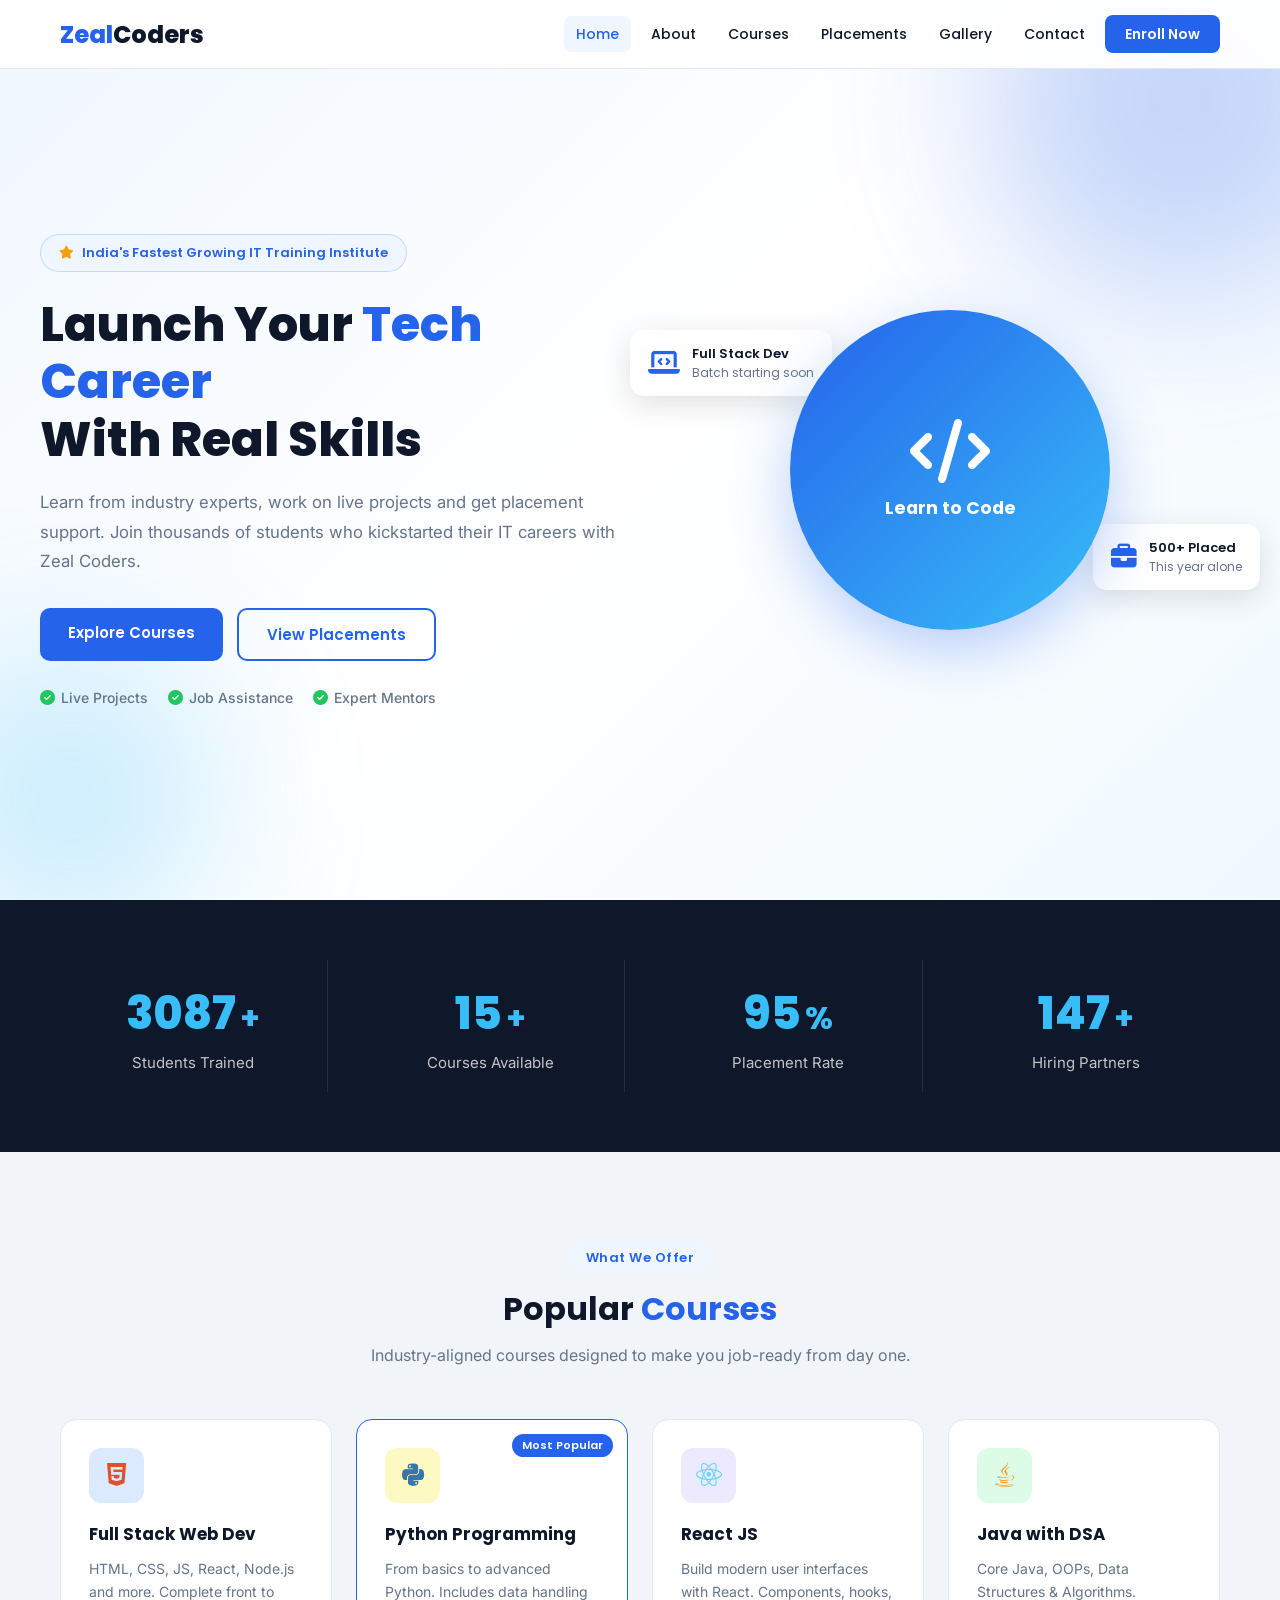
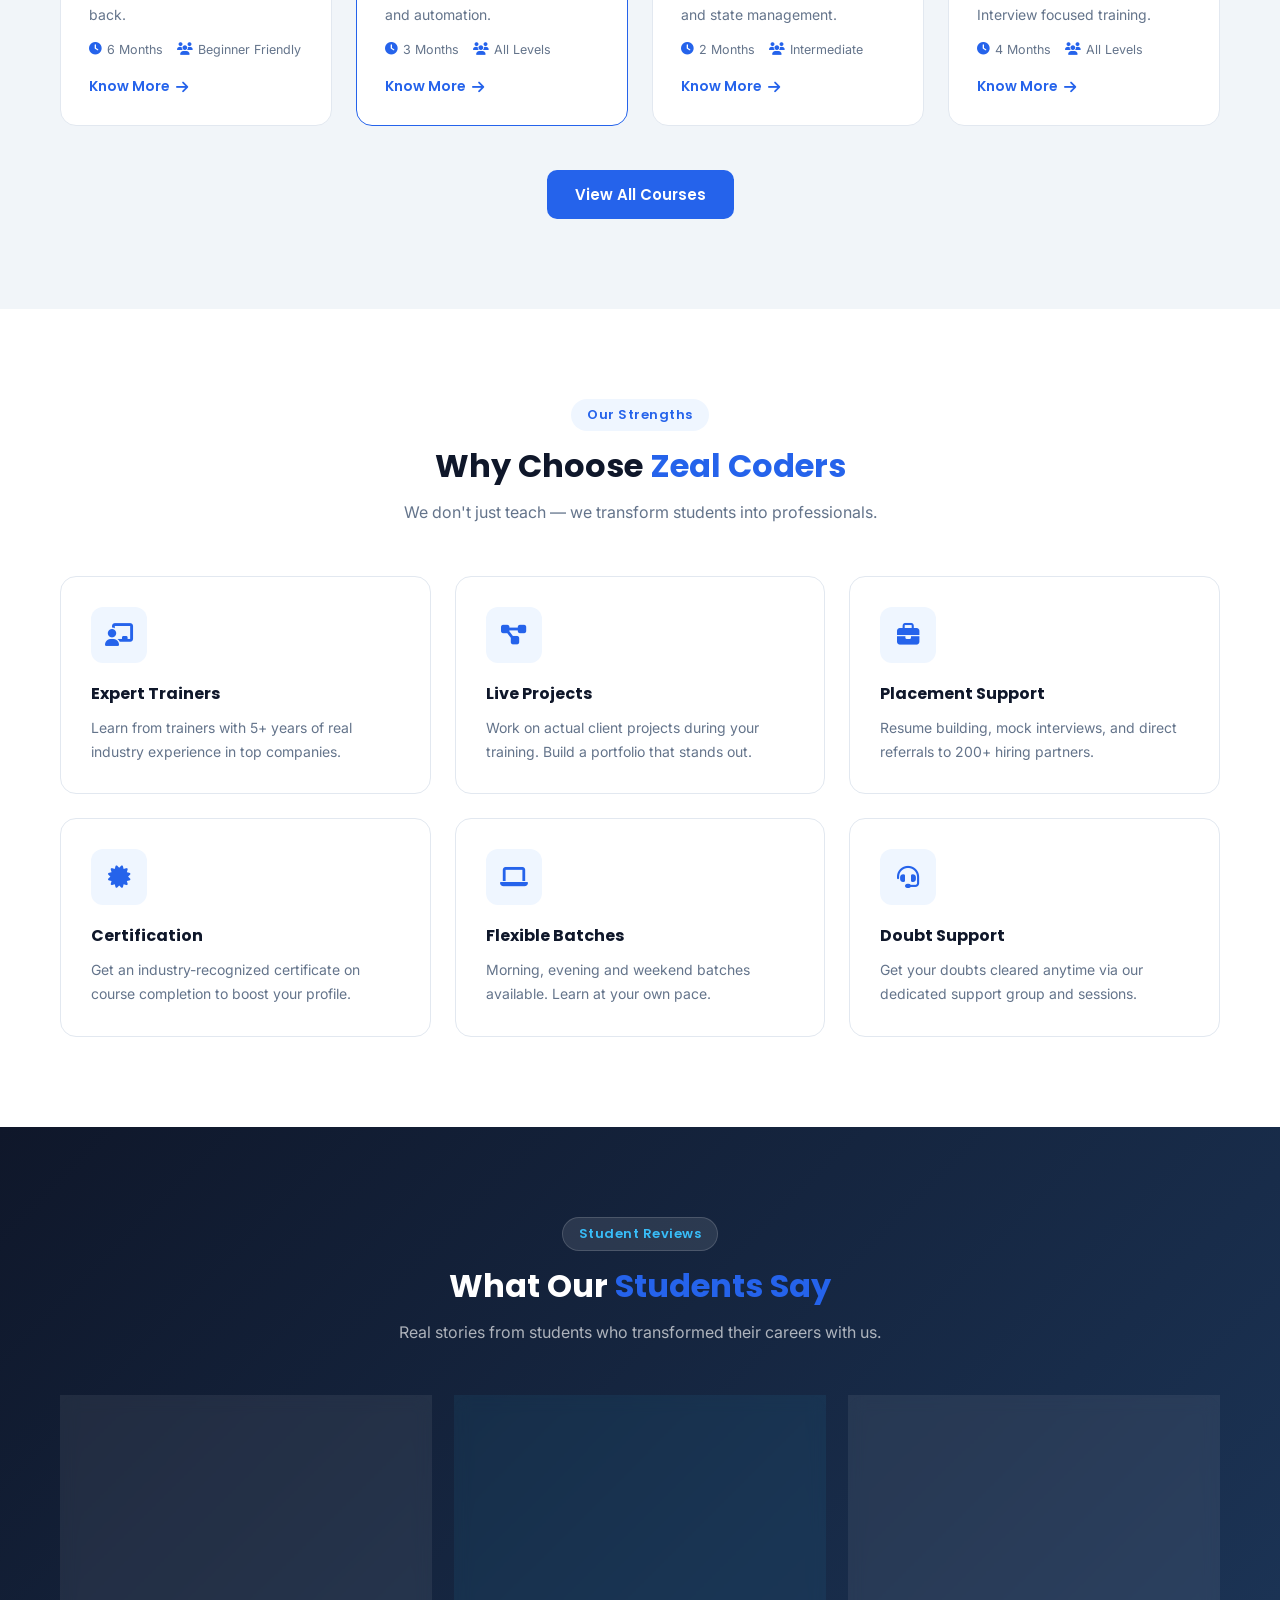
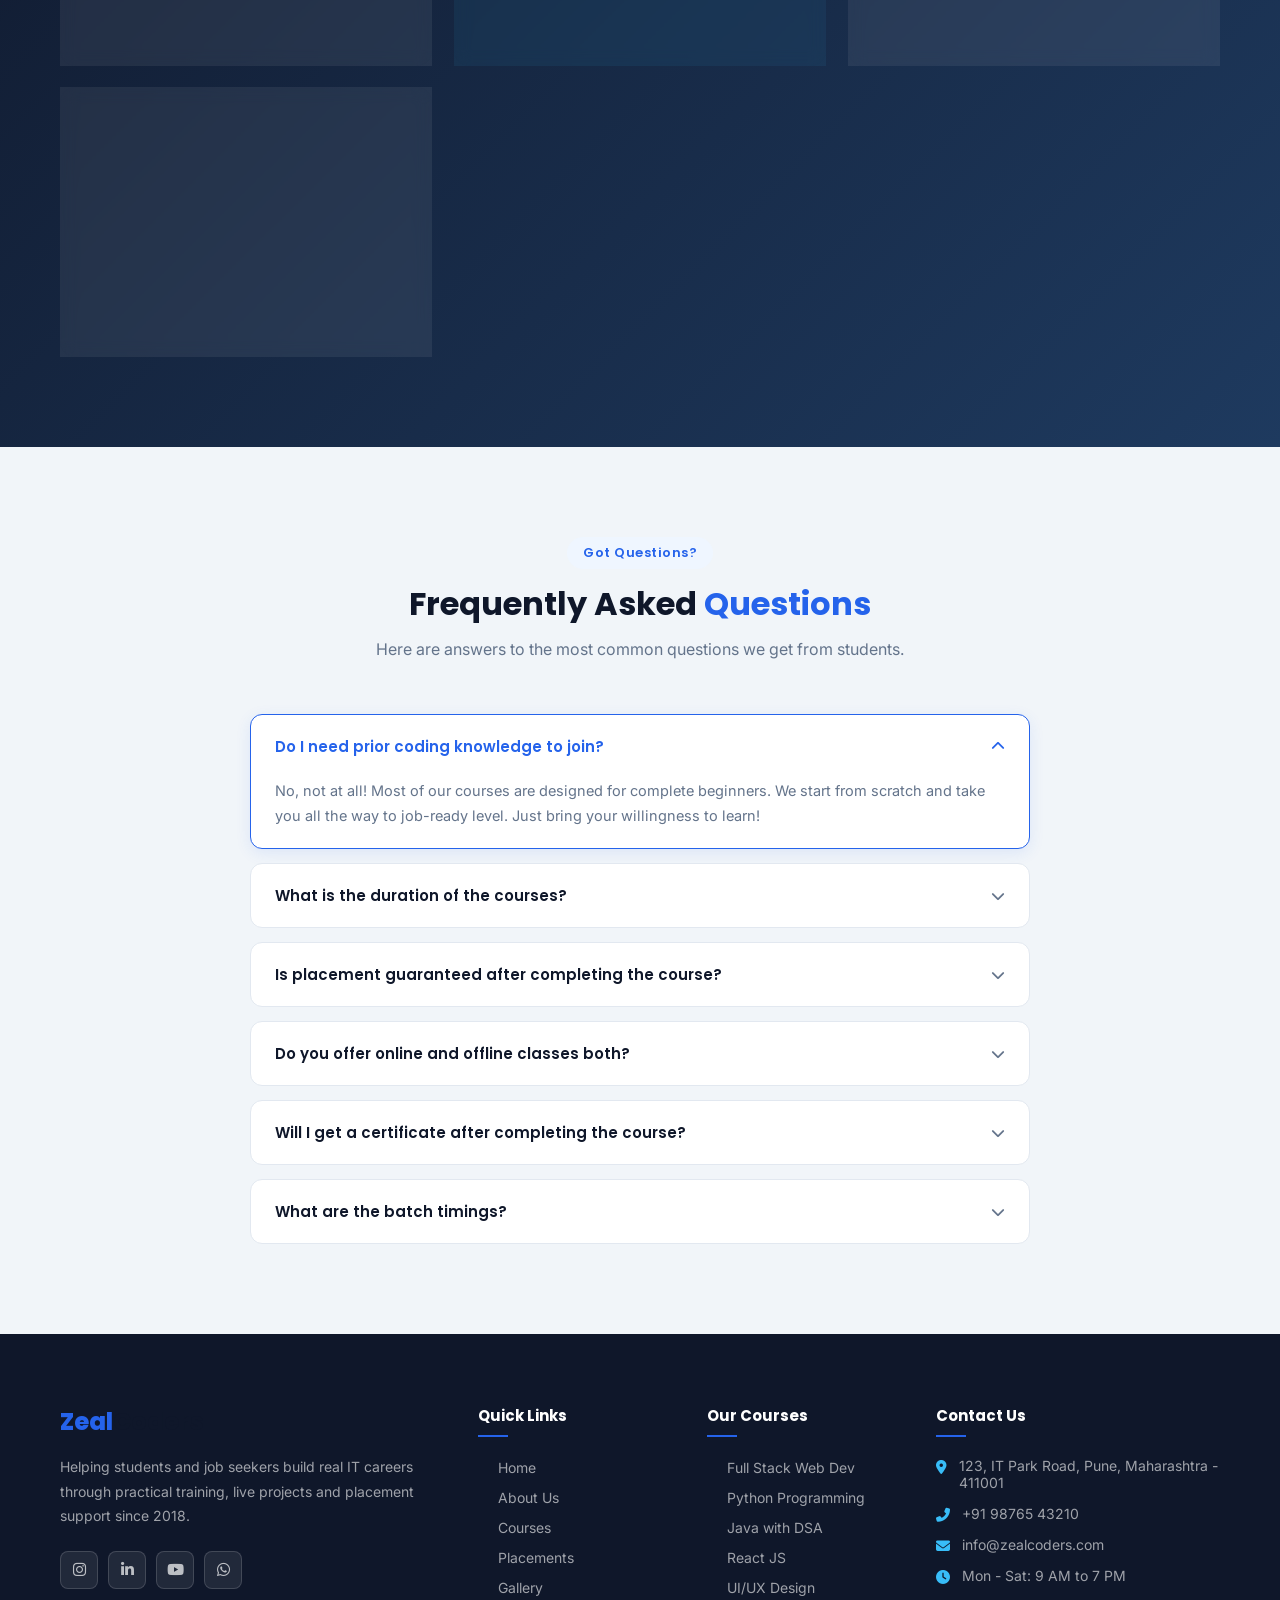
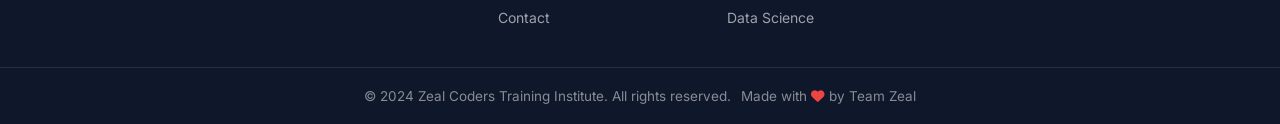
<file: index.html>
<!DOCTYPE html>
<html lang="en">
<head>
    <meta charset="UTF-8">
    <meta name="viewport" content="width=device-width, initial-scale=1.0">
    <title>Zeal Coders - Training Institute</title>
    <meta name="description" content="Zeal Coders is a software training institute for students and job seekers looking to build a career in IT.">
    <link rel="stylesheet" href="style.css">
    <!-- google fonts -->
    <link href="https://fonts.googleapis.com/css2?family=Poppins:wght@300;400;500;600;700;800&family=Inter:wght@300;400;500;600&display=swap" rel="stylesheet">
    <!-- font awesome for icons -->
    <link rel="stylesheet" href="https://cdnjs.cloudflare.com/ajax/libs/font-awesome/6.4.0/css/all.min.css">
</head>
<body>

    <!-- ===== NAVBAR ===== -->
    <nav class="navbar" id="navbar">
        <div class="nav-container">
            <div class="logo">
                <span class="logo-zeal">Zeal</span><span class="logo-coders">Coders</span>
            </div>

            <ul class="nav-links" id="navLinks">
                <li><a href="index.html" class="active">Home</a></li>
                <li><a href="about.html">About</a></li>
                <li><a href="courses.html">Courses</a></li>
                <li><a href="placements.html">Placements</a></li>
                <li><a href="gallery.html">Gallery</a></li>
                <li><a href="contact.html">Contact</a></li>
                <li><a href="courses.html" class="nav-btn">Enroll Now</a></li>
            </ul>

            <!-- hamburger menu for mobile -->
            <div class="hamburger" id="hamburger">
                <span></span>
                <span></span>
                <span></span>
            </div>
        </div>
    </nav>

    <!-- ===== HERO SECTION ===== -->
    <section class="hero" id="home">
        <div class="hero-bg-blob blob1"></div>
        <div class="hero-bg-blob blob2"></div>
        <div class="hero-inner">
            <div class="hero-content">
                <div class="hero-badge">
                    <i class="fas fa-star"></i> India's Fastest Growing IT Training Institute
                </div>
                <h1 class="hero-heading">
                    Launch Your <span class="highlight">Tech Career</span><br> With Real Skills
                </h1>
                <p class="hero-subtext">
                    Learn from industry experts, work on live projects and get placement support.
                    Join thousands of students who kickstarted their IT careers with Zeal Coders.
                </p>
                <div class="hero-btns">
                    <a href="courses.html" class="btn-primary">Explore Courses</a>
                    <a href="placements.html" class="btn-outline">View Placements</a>
                </div>
                <div class="hero-tags">
                    <span><i class="fas fa-check-circle"></i> Live Projects</span>
                    <span><i class="fas fa-check-circle"></i> Job Assistance</span>
                    <span><i class="fas fa-check-circle"></i> Expert Mentors</span>
                </div>
            </div>
            <div class="hero-image">
                <div class="hero-card-float card1">
                    <i class="fas fa-laptop-code"></i>
                    <div>
                        <strong>Full Stack Dev</strong>
                        <p>Batch starting soon</p>
                    </div>
                </div>
                <div class="hero-card-float card2">
                    <i class="fas fa-briefcase"></i>
                    <div>
                        <strong>500+ Placed</strong>
                        <p>This year alone</p>
                    </div>
                </div>
                <div class="hero-circle">
                    <div class="circle-inner">
                        <i class="fas fa-code"></i>
                        <span>Learn to Code</span>
                    </div>
                </div>
            </div>
        </div>
    </section>

    <!-- ===== STATS SECTION ===== -->
    <section class="stats">
        <div class="container">
            <div class="stats-grid">
                <div class="stat-card">
                    <h2 class="stat-num" data-target="5000">0</h2>
                    <span class="stat-plus">+</span>
                    <p>Students Trained</p>
                </div>
                <div class="stat-card">
                    <h2 class="stat-num" data-target="15">0</h2>
                    <span class="stat-plus">+</span>
                    <p>Courses Available</p>
                </div>
                <div class="stat-card">
                    <h2 class="stat-num" data-target="95">0</h2>
                    <span class="stat-plus">%</span>
                    <p>Placement Rate</p>
                </div>
                <div class="stat-card">
                    <h2 class="stat-num" data-target="200">0</h2>
                    <span class="stat-plus">+</span>
                    <p>Hiring Partners</p>
                </div>
            </div>
        </div>
    </section>

    <!-- ===== POPULAR COURSES ===== -->
    <section class="courses-section" id="courses">
        <div class="container">
            <div class="section-header">
                <span class="section-tag">What We Offer</span>
                <h2 class="section-title">Popular <span class="highlight">Courses</span></h2>
                <p class="section-desc">Industry-aligned courses designed to make you job-ready from day one.</p>
            </div>
            <div class="courses-grid">
                <div class="course-card">
                    <div class="course-icon" style="background: #dbeafe;">
                        <i class="fab fa-html5" style="color: #e34f26;"></i>
                    </div>
                    <h3>Full Stack Web Dev</h3>
                    <p>HTML, CSS, JS, React, Node.js and more. Complete front to back.</p>
                    <div class="course-meta">
                        <span><i class="fas fa-clock"></i> 6 Months</span>
                        <span><i class="fas fa-users"></i> Beginner Friendly</span>
                    </div>
                    <a href="courses.html" class="course-link">Know More <i class="fas fa-arrow-right"></i></a>
                </div>

                <div class="course-card popular-tag">
                    <span class="tag-label">Most Popular</span>
                    <div class="course-icon" style="background: #fef9c3;">
                        <i class="fab fa-python" style="color: #3776ab;"></i>
                    </div>
                    <h3>Python Programming</h3>
                    <p>From basics to advanced Python. Includes data handling and automation.</p>
                    <div class="course-meta">
                        <span><i class="fas fa-clock"></i> 3 Months</span>
                        <span><i class="fas fa-users"></i> All Levels</span>
                    </div>
                    <a href="courses.html" class="course-link">Know More <i class="fas fa-arrow-right"></i></a>
                </div>

                <div class="course-card">
                    <div class="course-icon" style="background: #ede9fe;">
                        <i class="fab fa-react" style="color: #61dafb;"></i>
                    </div>
                    <h3>React JS</h3>
                    <p>Build modern user interfaces with React. Components, hooks, and state management.</p>
                    <div class="course-meta">
                        <span><i class="fas fa-clock"></i> 2 Months</span>
                        <span><i class="fas fa-users"></i> Intermediate</span>
                    </div>
                    <a href="courses.html" class="course-link">Know More <i class="fas fa-arrow-right"></i></a>
                </div>

                <div class="course-card">
                    <div class="course-icon" style="background: #dcfce7;">
                        <i class="fab fa-java" style="color: #f89820;"></i>
                    </div>
                    <h3>Java with DSA</h3>
                    <p>Core Java, OOPs, Data Structures & Algorithms. Interview focused training.</p>
                    <div class="course-meta">
                        <span><i class="fas fa-clock"></i> 4 Months</span>
                        <span><i class="fas fa-users"></i> All Levels</span>
                    </div>
                    <a href="courses.html" class="course-link">Know More <i class="fas fa-arrow-right"></i></a>
                </div>
            </div>
            <div class="view-all-wrap">
                <a href="courses.html" class="btn-primary">View All Courses</a>
            </div>
        </div>
    </section>

    <!-- ===== WHY CHOOSE US ===== -->
    <section class="why-us" id="why">
        <div class="container">
            <div class="section-header">
                <span class="section-tag">Our Strengths</span>
                <h2 class="section-title">Why Choose <span class="highlight">Zeal Coders</span></h2>
                <p class="section-desc">We don't just teach — we transform students into professionals.</p>
            </div>
            <div class="why-grid">
                <div class="why-card">
                    <div class="why-icon">
                        <i class="fas fa-chalkboard-teacher"></i>
                    </div>
                    <h3>Expert Trainers</h3>
                    <p>Learn from trainers with 5+ years of real industry experience in top companies.</p>
                </div>
                <div class="why-card">
                    <div class="why-icon">
                        <i class="fas fa-project-diagram"></i>
                    </div>
                    <h3>Live Projects</h3>
                    <p>Work on actual client projects during your training. Build a portfolio that stands out.</p>
                </div>
                <div class="why-card">
                    <div class="why-icon">
                        <i class="fas fa-briefcase"></i>
                    </div>
                    <h3>Placement Support</h3>
                    <p>Resume building, mock interviews, and direct referrals to 200+ hiring partners.</p>
                </div>
                <div class="why-card">
                    <div class="why-icon">
                        <i class="fas fa-certificate"></i>
                    </div>
                    <h3>Certification</h3>
                    <p>Get an industry-recognized certificate on course completion to boost your profile.</p>
                </div>
                <div class="why-card">
                    <div class="why-icon">
                        <i class="fas fa-laptop"></i>
                    </div>
                    <h3>Flexible Batches</h3>
                    <p>Morning, evening and weekend batches available. Learn at your own pace.</p>
                </div>
                <div class="why-card">
                    <div class="why-icon">
                        <i class="fas fa-headset"></i>
                    </div>
                    <h3>Doubt Support</h3>
                    <p>Get your doubts cleared anytime via our dedicated support group and sessions.</p>
                </div>
            </div>
        </div>
    </section>

    <!-- ===== TESTIMONIALS ===== -->
    <section class="testimonials" id="testimonials">
        <div class="container">
            <div class="section-header">
                <span class="section-tag">Student Reviews</span>
                <h2 class="section-title">What Our <span class="highlight">Students Say</span></h2>
                <p class="section-desc">Real stories from students who transformed their careers with us.</p>
            </div>
            <div class="testimonial-grid">
                <div class="testimonial-card">
                    <div class="stars">
                        <i class="fas fa-star"></i><i class="fas fa-star"></i><i class="fas fa-star"></i><i class="fas fa-star"></i><i class="fas fa-star"></i>
                    </div>
                    <p class="review-text">"I was a BCA fresher with no real coding skills. After completing the Full Stack course at Zeal Coders, I got placed at a software company with 4.2 LPA package. The trainers are super helpful!"</p>
                    <div class="reviewer">
                        <div class="reviewer-avatar" style="background: #2563eb;">R</div>
                        <div class="reviewer-info">
                            <strong>Rahul Sharma</strong>
                            <span>Full Stack Developer @ TechSoft</span>
                        </div>
                    </div>
                </div>

                <div class="testimonial-card featured-review">
                    <div class="stars">
                        <i class="fas fa-star"></i><i class="fas fa-star"></i><i class="fas fa-star"></i><i class="fas fa-star"></i><i class="fas fa-star"></i>
                    </div>
                    <p class="review-text">"The live project experience here is what makes Zeal Coders different. I worked on a real e-commerce project during training. When I went for interviews, I had something real to show and got selected easily!"</p>
                    <div class="reviewer">
                        <div class="reviewer-avatar" style="background: #7c3aed;">P</div>
                        <div class="reviewer-info">
                            <strong>Priya Kulkarni</strong>
                            <span>React Developer @ StartupHub</span>
                        </div>
                    </div>
                </div>

                <div class="testimonial-card">
                    <div class="stars">
                        <i class="fas fa-star"></i><i class="fas fa-star"></i><i class="fas fa-star"></i><i class="fas fa-star"></i><i class="fas fa-star-half-alt"></i>
                    </div>
                    <p class="review-text">"I was working in a non-IT job and wanted to switch to software. The Python course helped me do that. The batch timings were flexible and the placement team helped me crack 3 interviews!"</p>
                    <div class="reviewer">
                        <div class="reviewer-avatar" style="background: #059669;">A</div>
                        <div class="reviewer-info">
                            <strong>Ajay Patil</strong>
                            <span>Python Developer @ DataWorks</span>
                        </div>
                    </div>
                </div>

                <div class="testimonial-card">
                    <div class="stars">
                        <i class="fas fa-star"></i><i class="fas fa-star"></i><i class="fas fa-star"></i><i class="fas fa-star"></i><i class="fas fa-star"></i>
                    </div>
                    <p class="review-text">"After completing B.Tech I had no idea where to start. Zeal Coders gave me direction, practical skills and a job. The mock interviews were super realistic and helped me prepare confidently."</p>
                    <div class="reviewer">
                        <div class="reviewer-avatar" style="background: #dc2626;">S</div>
                        <div class="reviewer-info">
                            <strong>Sneha Deshpande</strong>
                            <span>Frontend Dev @ Infosys</span>
                        </div>
                    </div>
                </div>
            </div>
        </div>
    </section>

    <!-- ===== FAQ SECTION ===== -->
    <section class="faq-section" id="faq">
        <div class="container">
            <div class="section-header">
                <span class="section-tag">Got Questions?</span>
                <h2 class="section-title">Frequently Asked <span class="highlight">Questions</span></h2>
                <p class="section-desc">Here are answers to the most common questions we get from students.</p>
            </div>
            <div class="faq-wrapper">
                <div class="faq-item active">
                    <button class="faq-question">
                        Do I need prior coding knowledge to join?
                        <i class="fas fa-chevron-down faq-icon"></i>
                    </button>
                    <div class="faq-answer">
                        <p>No, not at all! Most of our courses are designed for complete beginners. We start from scratch and take you all the way to job-ready level. Just bring your willingness to learn!</p>
                    </div>
                </div>

                <div class="faq-item">
                    <button class="faq-question">
                        What is the duration of the courses?
                        <i class="fas fa-chevron-down faq-icon"></i>
                    </button>
                    <div class="faq-answer">
                        <p>Course duration varies depending on the program. Short courses are 1-2 months, while full programs like Full Stack Development can go up to 6 months. Check the individual course pages for details.</p>
                    </div>
                </div>

                <div class="faq-item">
                    <button class="faq-question">
                        Is placement guaranteed after completing the course?
                        <i class="fas fa-chevron-down faq-icon"></i>
                    </button>
                    <div class="faq-answer">
                        <p>We provide strong placement assistance including resume help, mock interviews and referrals to our 200+ company partners. We have a 95% placement rate. However, final selection depends on your performance in interviews.</p>
                    </div>
                </div>

                <div class="faq-item">
                    <button class="faq-question">
                        Do you offer online and offline classes both?
                        <i class="fas fa-chevron-down faq-icon"></i>
                    </button>
                    <div class="faq-answer">
                        <p>Yes! We offer both online (via Zoom/Google Meet) and offline classroom sessions. You can choose based on your preference and location. Hybrid options are also available for selected batches.</p>
                    </div>
                </div>

                <div class="faq-item">
                    <button class="faq-question">
                        Will I get a certificate after completing the course?
                        <i class="fas fa-chevron-down faq-icon"></i>
                    </button>
                    <div class="faq-answer">
                        <p>Yes, every student who completes the course gets an industry-recognized certificate from Zeal Coders. This certificate can be added to your resume and LinkedIn profile.</p>
                    </div>
                </div>

                <div class="faq-item">
                    <button class="faq-question">
                        What are the batch timings?
                        <i class="fas fa-chevron-down faq-icon"></i>
                    </button>
                    <div class="faq-answer">
                        <p>We have morning batches (7 AM - 9 AM), afternoon batches (12 PM - 2 PM), evening batches (6 PM - 8 PM) and weekend batches on Saturday and Sunday. You can pick whatever suits your schedule.</p>
                    </div>
                </div>
            </div>
        </div>
    </section>

    <!-- ===== FOOTER ===== -->
    <footer class="footer">
        <div class="footer-top">
            <div class="container">
                <div class="footer-grid">
                    <!-- about column -->
                    <div class="footer-col">
                        <div class="footer-logo">
                            <span class="logo-zeal">Zeal</span><span class="logo-coders">Coders</span>
                        </div>
                        <p class="footer-about">Helping students and job seekers build real IT careers through practical training, live projects and placement support since 2018.</p>
                        <div class="social-links">
                            <a href="#" class="social-icon" aria-label="Instagram"><i class="fab fa-instagram"></i></a>
                            <a href="#" class="social-icon" aria-label="LinkedIn"><i class="fab fa-linkedin-in"></i></a>
                            <a href="#" class="social-icon" aria-label="YouTube"><i class="fab fa-youtube"></i></a>
                            <a href="#" class="social-icon" aria-label="WhatsApp"><i class="fab fa-whatsapp"></i></a>
                        </div>
                    </div>

                    <!-- quick links -->
                    <div class="footer-col">
                        <h4 class="footer-heading">Quick Links</h4>
                        <ul class="footer-links">
                            <li><a href="index.html">Home</a></li>
                            <li><a href="about.html">About Us</a></li>
                            <li><a href="courses.html">Courses</a></li>
                            <li><a href="placements.html">Placements</a></li>
                            <li><a href="gallery.html">Gallery</a></li>
                            <li><a href="contact.html">Contact</a></li>
                        </ul>
                    </div>

                    <!-- courses -->
                    <div class="footer-col">
                        <h4 class="footer-heading">Our Courses</h4>
                        <ul class="footer-links">
                            <li><a href="courses.html">Full Stack Web Dev</a></li>
                            <li><a href="courses.html">Python Programming</a></li>
                            <li><a href="courses.html">Java with DSA</a></li>
                            <li><a href="courses.html">React JS</a></li>
                            <li><a href="courses.html">UI/UX Design</a></li>
                            <li><a href="courses.html">Data Science</a></li>
                        </ul>
                    </div>

                    <!-- contact info -->
                    <div class="footer-col">
                        <h4 class="footer-heading">Contact Us</h4>
                        <ul class="footer-contact">
                            <li>
                                <i class="fas fa-map-marker-alt"></i>
                                <span>123, IT Park Road, Pune, Maharashtra - 411001</span>
                            </li>
                            <li>
                                <i class="fas fa-phone-alt"></i>
                                <a href="tel:+919876543210">+91 98765 43210</a>
                            </li>
                            <li>
                                <i class="fas fa-envelope"></i>
                                <a href="mailto:info@zealcoders.com">info@zealcoders.com</a>
                            </li>
                            <li>
                                <i class="fas fa-clock"></i>
                                <span>Mon - Sat: 9 AM to 7 PM</span>
                            </li>
                        </ul>
                    </div>
                </div>
            </div>
        </div>
        <div class="footer-bottom">
            <div class="container">
                <p>&copy; 2024 Zeal Coders Training Institute. All rights reserved.</p>
                <p>Made with <i class="fas fa-heart" style="color: #ef4444;"></i> by Team Zeal</p>
            </div>
        </div>
    </footer>

    <!-- scroll to top button -->
    <button class="scroll-top" id="scrollTop" aria-label="Scroll to top">
        <i class="fas fa-arrow-up"></i>
    </button>

    <script src="script.js"></script>
</body>
</html>
</file>
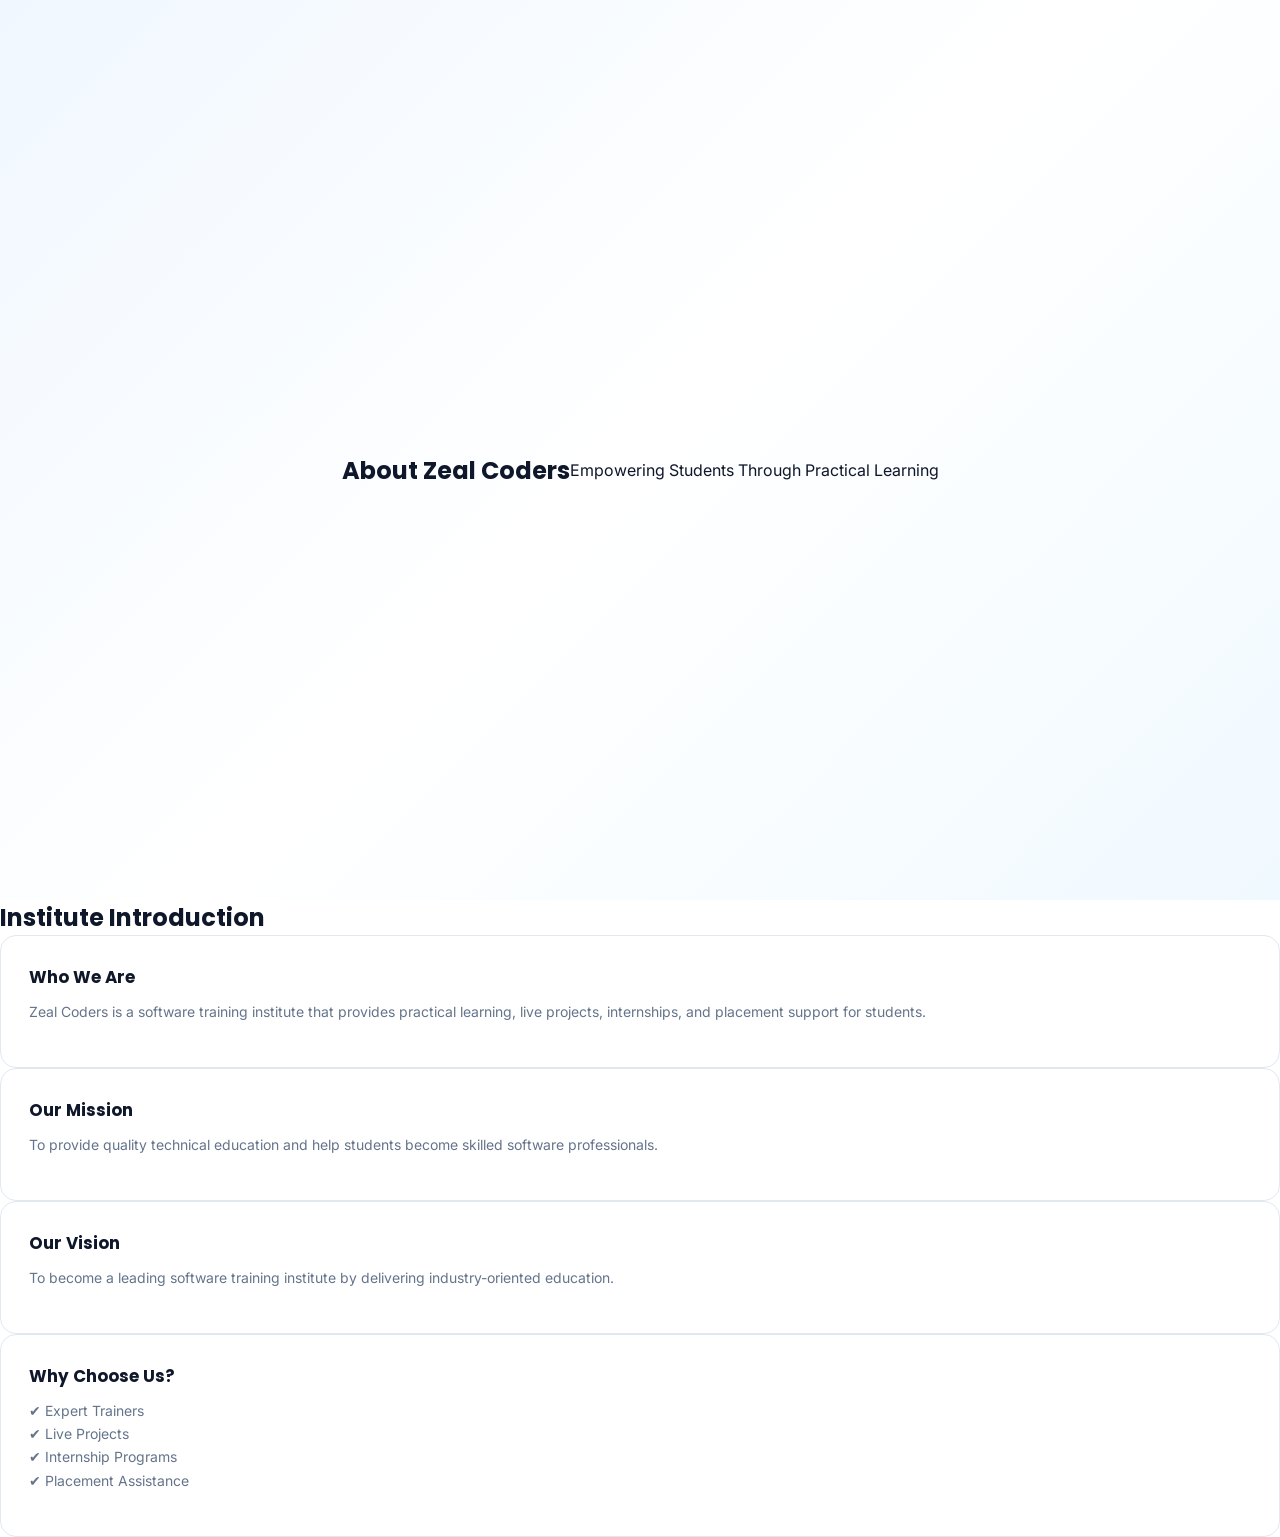
<file: about.html>
<!DOCTYPE html>
<html lang="en">
<head>
    <meta charset="UTF-8">
    <meta name="viewport" content="width=device-width, initial-scale=1.0">
    <title>About | Zeal Coders</title>

    <link rel="stylesheet" href="style.css">
</head>
<body>

    <!-- Hero Section -->
    <section class="hero">
        <h1>About Zeal Coders</h1>
        <p>Empowering Students Through Practical Learning</p>
    </section>

    <!-- About Section -->
    <section class="courses">

        <h2>Institute Introduction</h2>

        <div class="course-container">

            <div class="course-card">
                <h3>Who We Are</h3>
                <p>
                    Zeal Coders is a software training institute that provides
                    practical learning, live projects, internships, and placement
                    support for students.
                </p>
            </div>

            <div class="course-card">
                <h3>Our Mission</h3>
                <p>
                    To provide quality technical education and help students
                    become skilled software professionals.
                </p>
            </div>

            <div class="course-card">
                <h3>Our Vision</h3>
                <p>
                    To become a leading software training institute by delivering
                    industry-oriented education.
                </p>
            </div>

            <div class="course-card">
                <h3>Why Choose Us?</h3>
                <p>
                    ✔ Expert Trainers<br>
                    ✔ Live Projects<br>
                    ✔ Internship Programs<br>
                    ✔ Placement Assistance
                </p>
            </div>

        </div>

    </section>

</body>
</html>
</file>
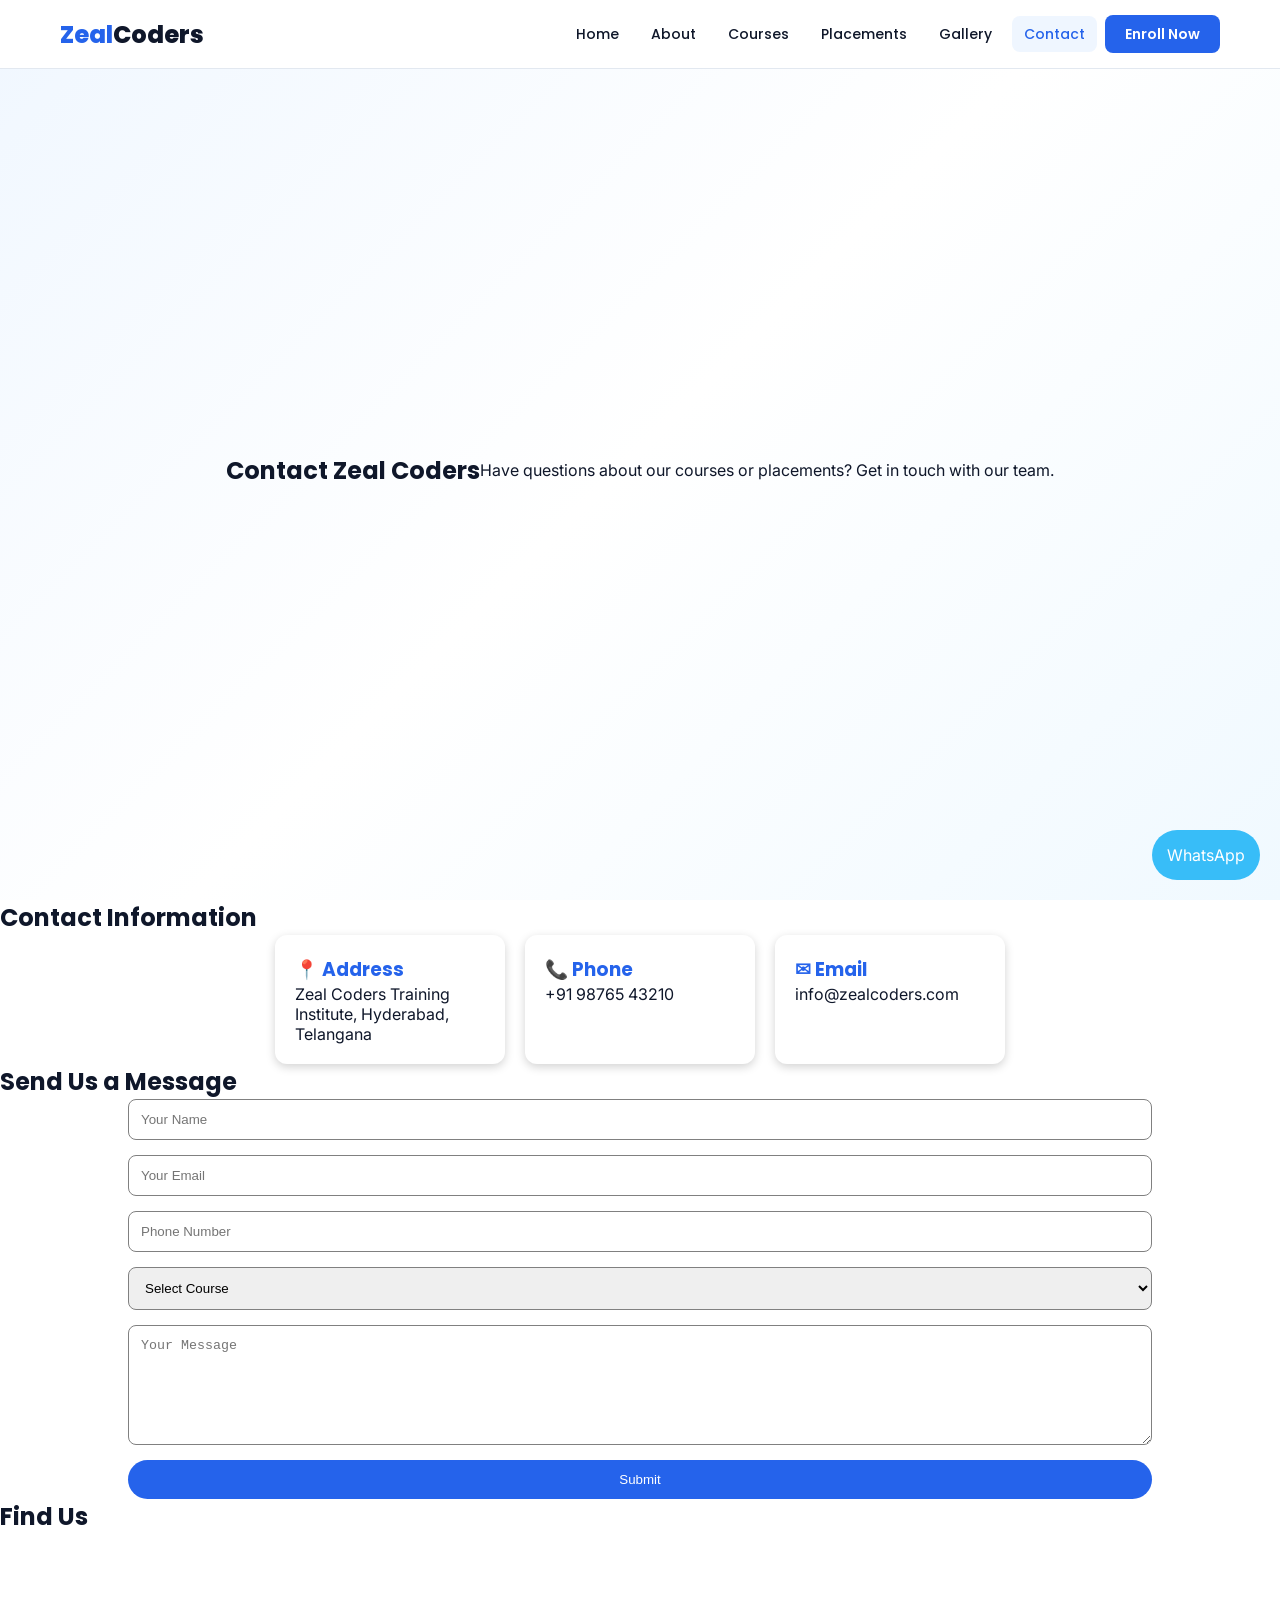
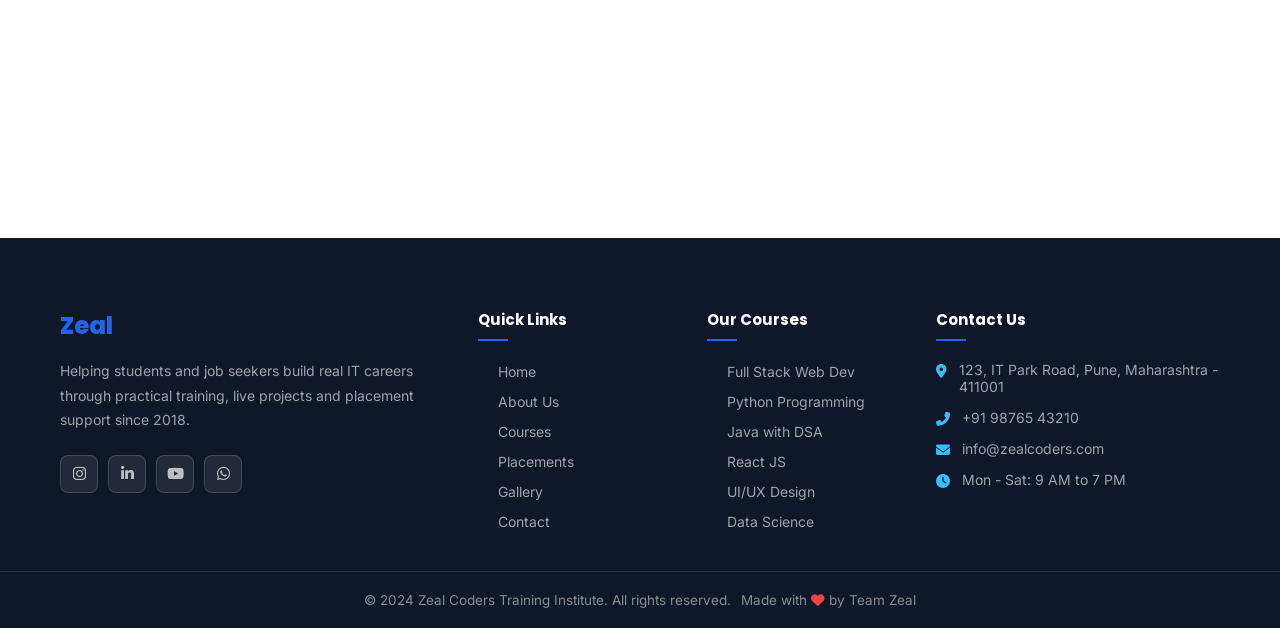
<file: contact.html>
<!DOCTYPE html>
<html lang="en">
<head>
    <meta charset="UTF-8">
    <meta name="viewport" content="width=device-width, initial-scale=1.0">
    <title>Contact | Zeal Coders</title>

    <!-- google fonts -->
    <link href="https://fonts.googleapis.com/css2?family=Poppins:wght@300;400;500;600;700;800&family=Inter:wght@300;400;500;600&display=swap" rel="stylesheet">
    <!-- font awesome for icons -->
    <link rel="stylesheet" href="https://cdnjs.cloudflare.com/ajax/libs/font-awesome/6.4.0/css/all.min.css">

    <link rel="stylesheet" href="style.css">
</head>

<body>

    <!-- ===== NAVBAR ===== -->
    <nav class="navbar" id="navbar">
        <div class="nav-container">
            <div class="logo">
                <span class="logo-zeal">Zeal</span><span class="logo-coders">Coders</span>
            </div>

            <ul class="nav-links" id="navLinks">
                <li><a href="index.html">Home</a></li>
                <li><a href="about.html">About</a></li>
                <li><a href="courses.html">Courses</a></li>
                <li><a href="placements.html">Placements</a></li>
                <li><a href="gallery.html">Gallery</a></li>
                <li><a href="contact.html" class="active">Contact</a></li>
                <li><a href="courses.html" class="nav-btn">Enroll Now</a></li>
            </ul>

            <!-- hamburger menu for mobile -->
            <div class="hamburger" id="hamburger">
                <span></span>
                <span></span>
                <span></span>
            </div>
        </div>
    </nav>



    <!-- Hero Section -->

    <section class="hero">

        <h1>Contact Zeal Coders</h1>

        <p>
            Have questions about our courses or placements?
            Get in touch with our team.
        </p>

    </section>



    <!-- Contact Information -->

    <section>

        <h2>Contact Information</h2>


        <div class="contact-container">


            <div class="contact-card">

                <h3>📍 Address</h3>

                <p>
                    Zeal Coders Training Institute,
                    Hyderabad, Telangana
                </p>

            </div>



            <div class="contact-card">

                <h3>📞 Phone</h3>

                <p>
                    +91 98765 43210
                </p>

            </div>



            <div class="contact-card">

                <h3>✉ Email</h3>

                <p>
                    info@zealcoders.com
                </p>

            </div>


        </div>


    </section>




    <!-- Contact Form -->

    <section>


        <h2>Send Us a Message</h2>


        <form class="contact-form">


            <input type="text" placeholder="Your Name">


            <input type="email" placeholder="Your Email">


            <input type="tel" placeholder="Phone Number">


            <select>

                <option>Select Course</option>

                <option>HTML & CSS</option>

                <option>JavaScript</option>

                <option>Python</option>

                <option>Java</option>

                <option>Full Stack Development</option>

            </select>


            <textarea placeholder="Your Message"></textarea>


            <button type="submit">
                Submit
            </button>


        </form>


    </section>





    <!-- Google Map -->

    <section>

        <h2>Find Us</h2>


        <iframe

        src="https://www.google.com/maps/embed"

        width="80%"

        height="300"

        style="border:0;"

        loading="lazy">

        </iframe>


    </section>





    <!-- WhatsApp Button -->
    <a href="https://wa.me/919876543210" class="whatsapp">
        WhatsApp
    </a>

    <!-- ===== FOOTER ===== -->
    <footer class="footer">
        <div class="footer-top">
            <div class="container">
                <div class="footer-grid">
                    <!-- about column -->
                    <div class="footer-col">
                        <div class="footer-logo">
                            <span class="logo-zeal">Zeal</span><span class="logo-coders">Coders</span>
                        </div>
                        <p class="footer-about">Helping students and job seekers build real IT careers through practical training, live projects and placement support since 2018.</p>
                        <div class="social-links">
                            <a href="#" class="social-icon" aria-label="Instagram"><i class="fab fa-instagram"></i></a>
                            <a href="#" class="social-icon" aria-label="LinkedIn"><i class="fab fa-linkedin-in"></i></a>
                            <a href="#" class="social-icon" aria-label="YouTube"><i class="fab fa-youtube"></i></a>
                            <a href="#" class="social-icon" aria-label="WhatsApp"><i class="fab fa-whatsapp"></i></a>
                        </div>
                    </div>

                    <!-- quick links -->
                    <div class="footer-col">
                        <h4 class="footer-heading">Quick Links</h4>
                        <ul class="footer-links">
                            <li><a href="index.html">Home</a></li>
                            <li><a href="about.html">About Us</a></li>
                            <li><a href="courses.html">Courses</a></li>
                            <li><a href="placements.html">Placements</a></li>
                            <li><a href="gallery.html">Gallery</a></li>
                            <li><a href="contact.html">Contact</a></li>
                        </ul>
                    </div>

                    <!-- courses -->
                    <div class="footer-col">
                        <h4 class="footer-heading">Our Courses</h4>
                        <ul class="footer-links">
                            <li><a href="courses.html">Full Stack Web Dev</a></li>
                            <li><a href="courses.html">Python Programming</a></li>
                            <li><a href="courses.html">Java with DSA</a></li>
                            <li><a href="courses.html">React JS</a></li>
                            <li><a href="courses.html">UI/UX Design</a></li>
                            <li><a href="courses.html">Data Science</a></li>
                        </ul>
                    </div>

                    <!-- contact info -->
                    <div class="footer-col">
                        <h4 class="footer-heading">Contact Us</h4>
                        <ul class="footer-contact">
                            <li>
                                <i class="fas fa-map-marker-alt"></i>
                                <span>123, IT Park Road, Pune, Maharashtra - 411001</span>
                            </li>
                            <li>
                                <i class="fas fa-phone-alt"></i>
                                <a href="tel:+919876543210">+91 98765 43210</a>
                            </li>
                            <li>
                                <i class="fas fa-envelope"></i>
                                <a href="mailto:info@zealcoders.com">info@zealcoders.com</a>
                            </li>
                            <li>
                                <i class="fas fa-clock"></i>
                                <span>Mon - Sat: 9 AM to 7 PM</span>
                            </li>
                        </ul>
                    </div>
                </div>
            </div>
        </div>
        <div class="footer-bottom">
            <div class="container">
                <p>&copy; 2024 Zeal Coders Training Institute. All rights reserved.</p>
                <p>Made with <i class="fas fa-heart" style="color: #ef4444;"></i> by Team Zeal</p>
            </div>
        </div>
    </footer>

    <!-- scroll to top button -->
    <button class="scroll-top" id="scrollTop" aria-label="Scroll to top">
        <i class="fas fa-arrow-up"></i>
    </button>

    <script src="script.js"></script>
</body>
</html>
</file>
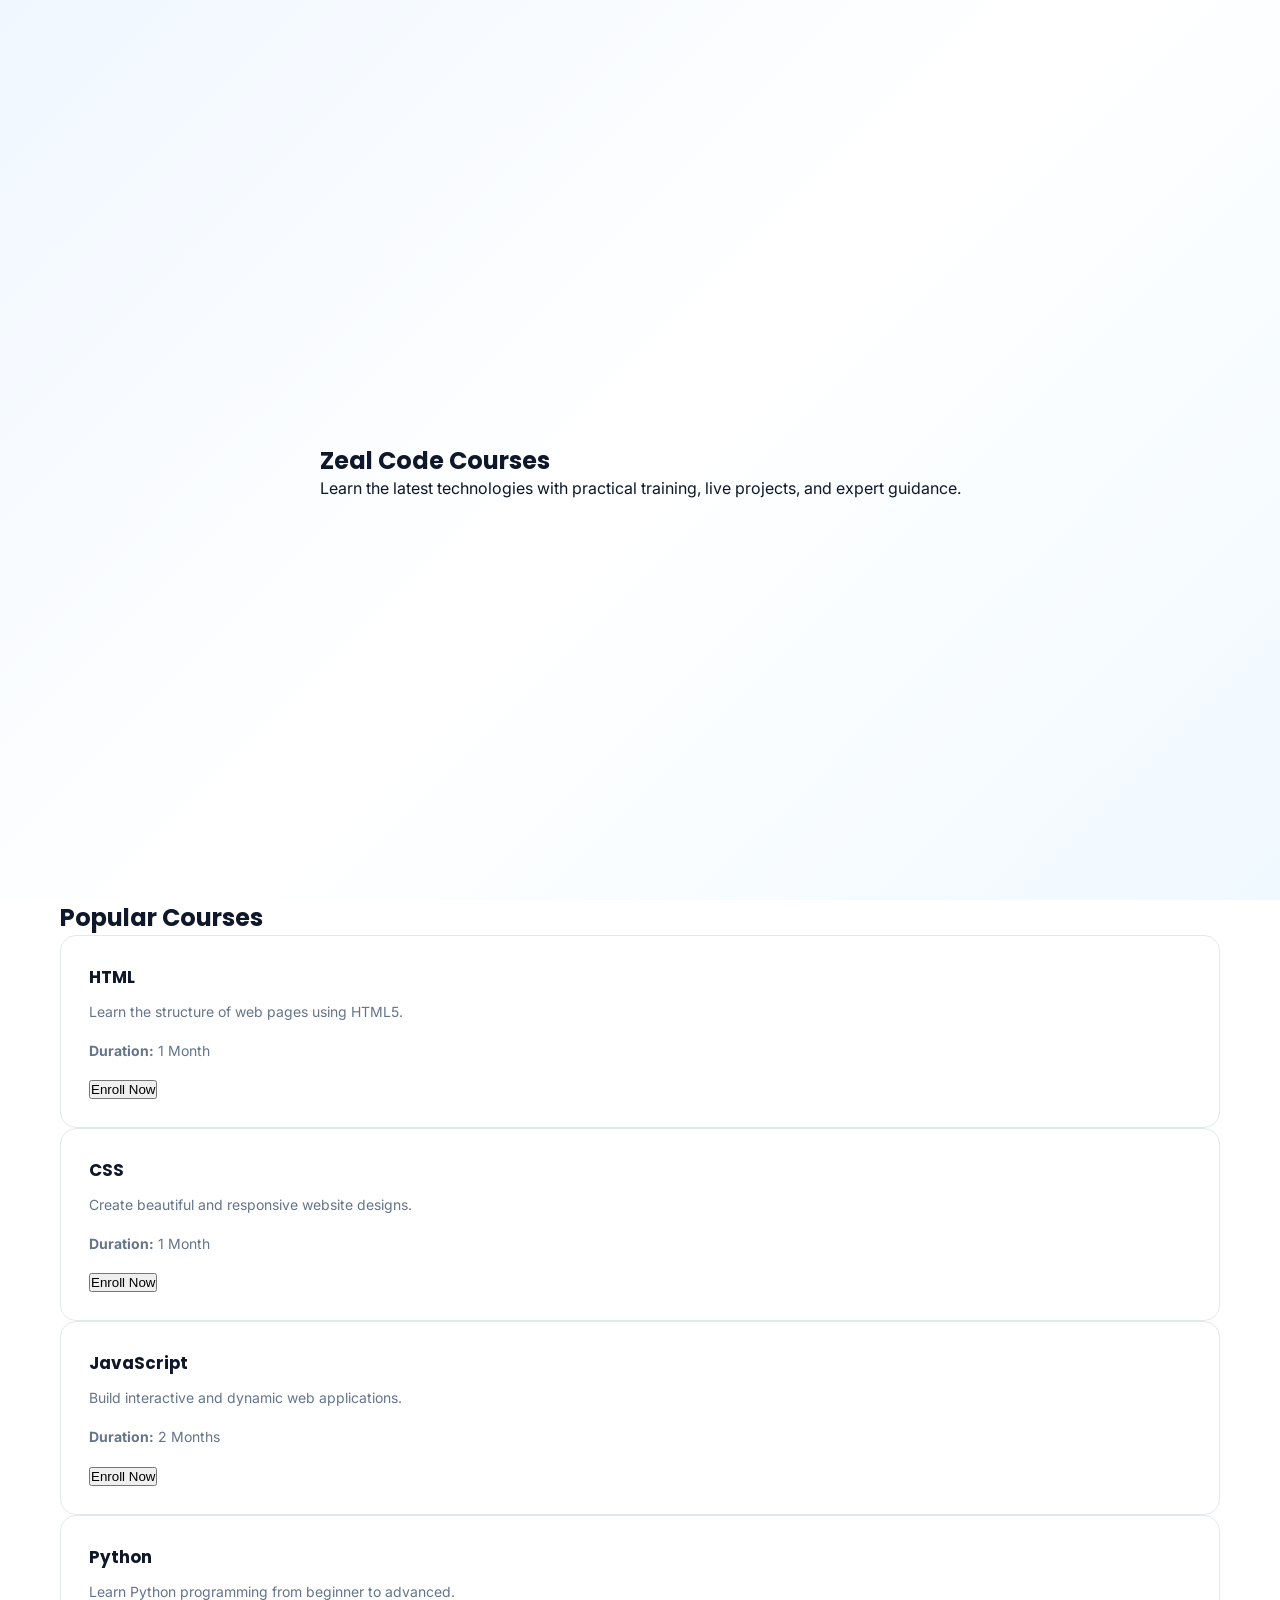
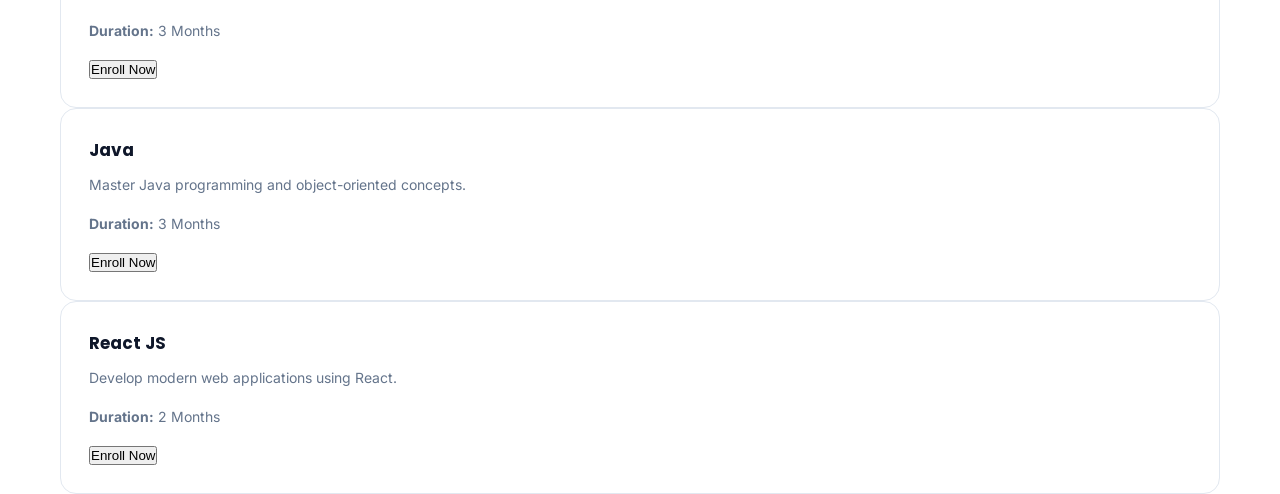
<file: course.html>
<!DOCTYPE html>
<html lang="en">
<head>
    <meta charset="UTF-8">
    <meta name="viewport" content="width=device-width, initial-scale=1.0">
    <title>Courses | Zeal Coders</title>

    <link rel="stylesheet" href="style.css">
</head>
<body>

    <!-- Hero Section -->
    <section class="hero">
        <div class="container">
            <h1> Zeal Code Courses</h1>
            <p>
                Learn the latest technologies with practical training,
                live projects, and expert guidance.
            </p>
        </div>
    </section>

    <!-- Courses -->
    <section class="courses">

        <div class="container">

            <h2>Popular Courses</h2>

            <div class="course-container">

                <div class="course-card">
                    <h3>HTML</h3>
                    <p>Learn the structure of web pages using HTML5.</p>
                    <p><strong>Duration:</strong> 1 Month</p>
                    <button class="enroll-btn">Enroll Now</button>
                </div>

                <div class="course-card">
                    <h3>CSS</h3>
                    <p>Create beautiful and responsive website designs.</p>
                    <p><strong>Duration:</strong> 1 Month</p>
                    <button class="enroll-btn">Enroll Now</button>
                </div>

                <div class="course-card">
                    <h3>JavaScript</h3>
                    <p>Build interactive and dynamic web applications.</p>
                    <p><strong>Duration:</strong> 2 Months</p>
                    <button class="enroll-btn">Enroll Now</button>
                </div>

                <div class="course-card">
                    <h3>Python</h3>
                    <p>Learn Python programming from beginner to advanced.</p>
                    <p><strong>Duration:</strong> 3 Months</p>
                    <button class="enroll-btn">Enroll Now</button>
                </div>

                <div class="course-card">
                    <h3>Java</h3>
                    <p>Master Java programming and object-oriented concepts.</p>
                    <p><strong>Duration:</strong> 3 Months</p>
                    <button class="enroll-btn">Enroll Now</button>
                </div>

                <div class="course-card">
                    <h3>React JS</h3>
                    <p>Develop modern web applications using React.</p>
                    <p><strong>Duration:</strong> 2 Months</p>
                    <button class="enroll-btn">Enroll Now</button>
                </div>

            </div>

        </div>

    </section>

</body>
</html>
</file>
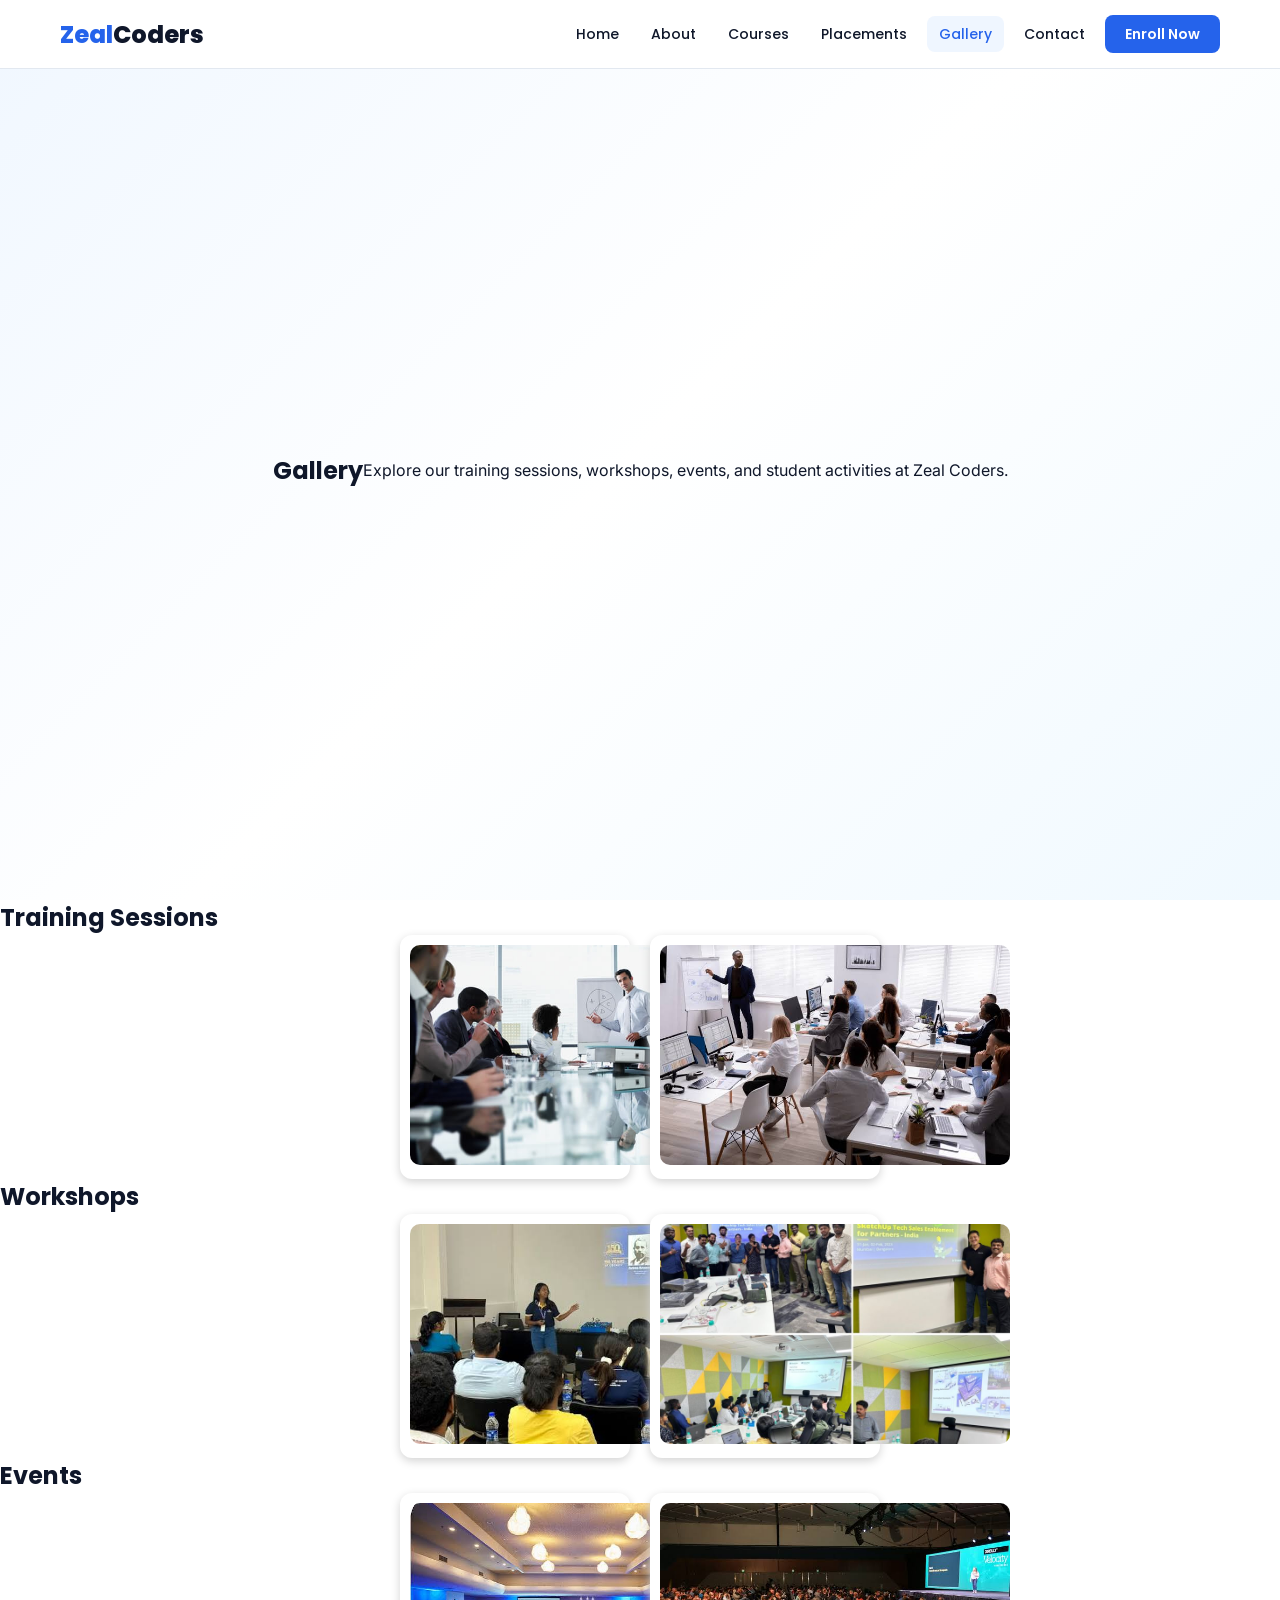
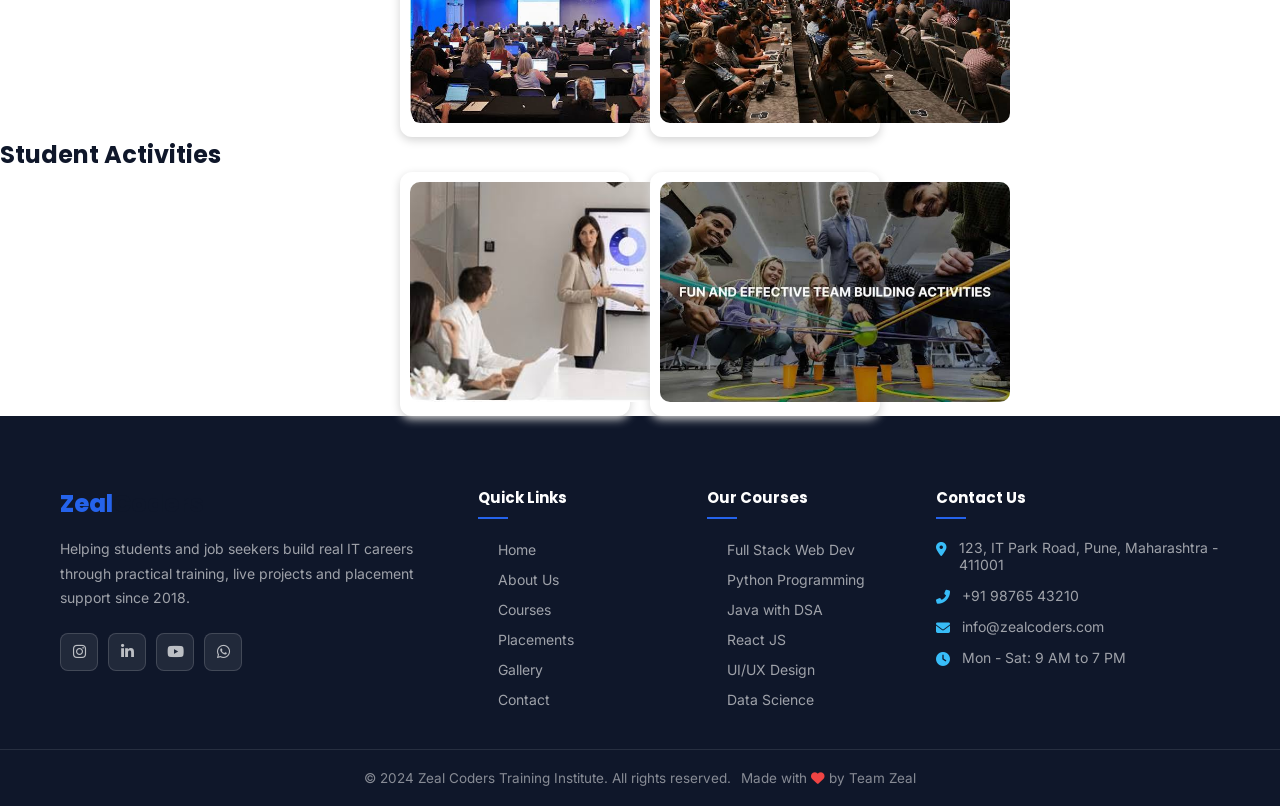
<file: gallery.html>
<!DOCTYPE html>
<html lang="en">
<head>
    <meta charset="UTF-8">
    <meta name="viewport" content="width=device-width, initial-scale=1.0">
    <title>Gallery | Zeal Coders</title>

    <!-- google fonts -->
    <link href="https://fonts.googleapis.com/css2?family=Poppins:wght@300;400;500;600;700;800&family=Inter:wght@300;400;500;600&display=swap" rel="stylesheet">
    <!-- font awesome for icons -->
    <link rel="stylesheet" href="https://cdnjs.cloudflare.com/ajax/libs/font-awesome/6.4.0/css/all.min.css">

    <link rel="stylesheet" href="style.css">
</head>

<body>

    <!-- ===== NAVBAR ===== -->
    <nav class="navbar" id="navbar">
        <div class="nav-container">
            <div class="logo">
                <span class="logo-zeal">Zeal</span><span class="logo-coders">Coders</span>
            </div>

            <ul class="nav-links" id="navLinks">
                <li><a href="index.html">Home</a></li>
                <li><a href="about.html">About</a></li>
                <li><a href="courses.html">Courses</a></li>
                <li><a href="placements.html">Placements</a></li>
                <li><a href="gallery.html" class="active">Gallery</a></li>
                <li><a href="contact.html">Contact</a></li>
                <li><a href="courses.html" class="nav-btn">Enroll Now</a></li>
            </ul>

            <!-- hamburger menu for mobile -->
            <div class="hamburger" id="hamburger">
                <span></span>
                <span></span>
                <span></span>
            </div>
        </div>
    </nav>


    <!-- Hero Section -->
    <section class="hero">
        <h1>Gallery</h1>
        <p>Explore our training sessions, workshops, events, and student activities at Zeal Coders.</p>
    </section>

    <!-- Training Sessions -->
    <section>
        <h2>Training Sessions</h2>

        <div class="gallery-container">

            <div class="gallery-card">
                <img src="images/gallery/training1.jpg" alt="Training Session 1">
            </div>

            <div class="gallery-card">
                <img src="images/gallery/training2.jpg" alt="Training Session 2">
            </div>

        </div>
    </section>

    <!-- Workshops -->
    <section>
        <h2>Workshops</h2>

        <div class="gallery-container">

            <div class="gallery-card">
                <img src="images/gallery/workshop1.jpg" alt="Workshop 1">
            </div>

            <div class="gallery-card">
                <img src="images/gallery/workshop2.jpg" alt="Workshop 2">
            </div>

        </div>
    </section>

    <!-- Events -->
    <section>
        <h2>Events</h2>

        <div class="gallery-container">

            <div class="gallery-card">
                <img src="images/gallery/event1.jpg" alt="Event 1">
            </div>

            <div class="gallery-card">
                <img src="images/gallery/event2.jpg" alt="Event 2">
            </div>

        </div>
    </section>

    <!-- Student Activities -->
    <section>
        <h2>Student Activities</h2>

        <div class="gallery-container">

            <div class="gallery-card">
                <img src="images/gallery/activity1.jpg" alt="Student Activity 1">
            </div>

            <div class="gallery-card">
                <img src="images/gallery/activity2.jpg" alt="Student Activity 2">
            </div>

        </div>
    </section>

    <!-- ===== FOOTER ===== -->
    <footer class="footer">
        <div class="footer-top">
            <div class="container">
                <div class="footer-grid">
                    <!-- about column -->
                    <div class="footer-col">
                        <div class="footer-logo">
                            <span class="logo-zeal">Zeal</span><span class="logo-coders">Coders</span>
                        </div>
                        <p class="footer-about">Helping students and job seekers build real IT careers through practical training, live projects and placement support since 2018.</p>
                        <div class="social-links">
                            <a href="#" class="social-icon" aria-label="Instagram"><i class="fab fa-instagram"></i></a>
                            <a href="#" class="social-icon" aria-label="LinkedIn"><i class="fab fa-linkedin-in"></i></a>
                            <a href="#" class="social-icon" aria-label="YouTube"><i class="fab fa-youtube"></i></a>
                            <a href="#" class="social-icon" aria-label="WhatsApp"><i class="fab fa-whatsapp"></i></a>
                        </div>
                    </div>

                    <!-- quick links -->
                    <div class="footer-col">
                        <h4 class="footer-heading">Quick Links</h4>
                        <ul class="footer-links">
                            <li><a href="index.html">Home</a></li>
                            <li><a href="about.html">About Us</a></li>
                            <li><a href="courses.html">Courses</a></li>
                            <li><a href="placements.html">Placements</a></li>
                            <li><a href="gallery.html">Gallery</a></li>
                            <li><a href="contact.html">Contact</a></li>
                        </ul>
                    </div>

                    <!-- courses -->
                    <div class="footer-col">
                        <h4 class="footer-heading">Our Courses</h4>
                        <ul class="footer-links">
                            <li><a href="courses.html">Full Stack Web Dev</a></li>
                            <li><a href="courses.html">Python Programming</a></li>
                            <li><a href="courses.html">Java with DSA</a></li>
                            <li><a href="courses.html">React JS</a></li>
                            <li><a href="courses.html">UI/UX Design</a></li>
                            <li><a href="courses.html">Data Science</a></li>
                        </ul>
                    </div>

                    <!-- contact info -->
                    <div class="footer-col">
                        <h4 class="footer-heading">Contact Us</h4>
                        <ul class="footer-contact">
                            <li>
                                <i class="fas fa-map-marker-alt"></i>
                                <span>123, IT Park Road, Pune, Maharashtra - 411001</span>
                            </li>
                            <li>
                                <i class="fas fa-phone-alt"></i>
                                <a href="tel:+919876543210">+91 98765 43210</a>
                            </li>
                            <li>
                                <i class="fas fa-envelope"></i>
                                <a href="mailto:info@zealcoders.com">info@zealcoders.com</a>
                            </li>
                            <li>
                                <i class="fas fa-clock"></i>
                                <span>Mon - Sat: 9 AM to 7 PM</span>
                            </li>
                        </ul>
                    </div>
                </div>
            </div>
        </div>
        <div class="footer-bottom">
            <div class="container">
                <p>&copy; 2024 Zeal Coders Training Institute. All rights reserved.</p>
                <p>Made with <i class="fas fa-heart" style="color: #ef4444;"></i> by Team Zeal</p>
            </div>
        </div>
    </footer>

    <!-- scroll to top button -->
    <button class="scroll-top" id="scrollTop" aria-label="Scroll to top">
        <i class="fas fa-arrow-up"></i>
    </button>

    <script src="script.js"></script>
</body>
</html>
</file>
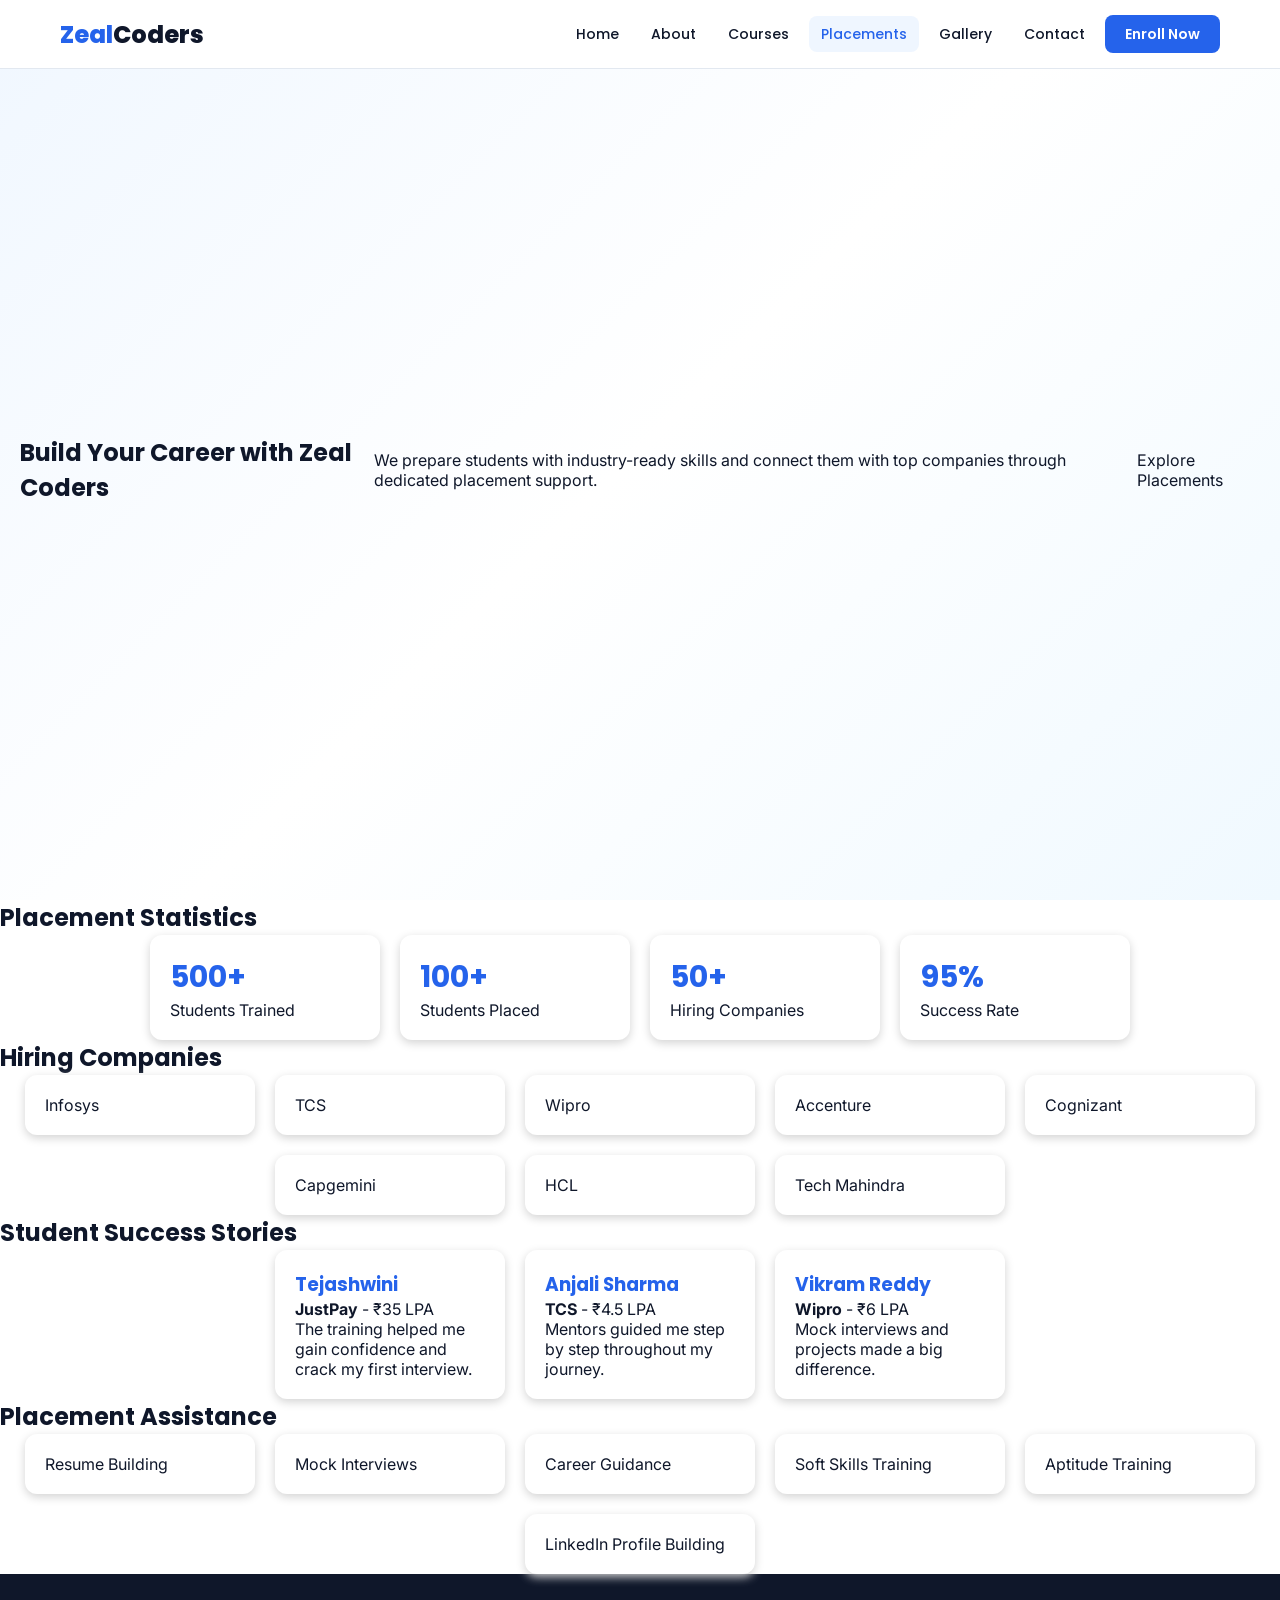
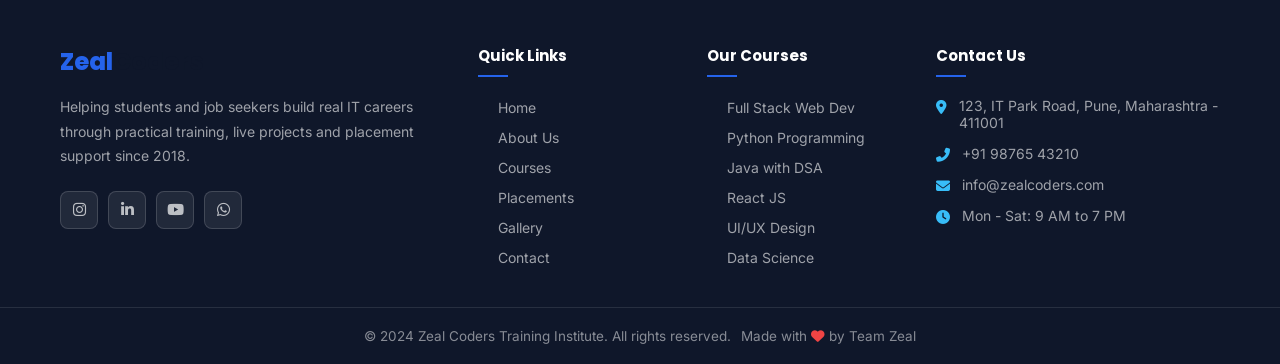
<file: placements.html>
<!DOCTYPE html>
<html lang="en">
<head>
    <meta charset="UTF-8">
    <meta name="viewport" content="width=device-width, initial-scale=1.0">
    <title>Placements | Zeal Coders</title>

    <!-- google fonts -->
    <link href="https://fonts.googleapis.com/css2?family=Poppins:wght@300;400;500;600;700;800&family=Inter:wght@300;400;500;600&display=swap" rel="stylesheet">
    <!-- font awesome for icons -->
    <link rel="stylesheet" href="https://cdnjs.cloudflare.com/ajax/libs/font-awesome/6.4.0/css/all.min.css">

    <link rel="stylesheet" href="style.css">
</head>
<body>

    <!-- ===== NAVBAR ===== -->
    <nav class="navbar" id="navbar">
        <div class="nav-container">
            <div class="logo">
                <span class="logo-zeal">Zeal</span><span class="logo-coders">Coders</span>
            </div>

            <ul class="nav-links" id="navLinks">
                <li><a href="index.html">Home</a></li>
                <li><a href="about.html">About</a></li>
                <li><a href="courses.html">Courses</a></li>
                <li><a href="placements.html" class="active">Placements</a></li>
                <li><a href="gallery.html">Gallery</a></li>
                <li><a href="contact.html">Contact</a></li>
                <li><a href="courses.html" class="nav-btn">Enroll Now</a></li>
            </ul>

            <!-- hamburger menu for mobile -->
            <div class="hamburger" id="hamburger">
                <span></span>
                <span></span>
                <span></span>
            </div>
        </div>
    </nav>

    <section class="hero">
        <h1>Build Your Career with Zeal Coders</h1>
        <p>We prepare students with industry-ready skills and connect them with top companies through dedicated placement support.</p>
        <a href="#" class="btn">Explore Placements</a>
    </section>
    <section>
        <h2>Placement Statistics</h2>

        <div class="stats-container">

            <div class="card">
                <h3>500+</h3>
                <p>Students Trained</p>
            </div>

            <div class="card">
                <h3>100+</h3>
                <p>Students Placed</p>
            </div>

            <div class="card">
                <h3>50+</h3>
                <p>Hiring Companies</p>
            </div>

            <div class="card">
                <h3>95%</h3>
                <p>Success Rate</p>
            </div>

        </div>
    </section>
    <section>
        <h2>Hiring Companies</h2>

        <div class="company-container">

            <div class="company">Infosys</div>
            <div class="company">TCS</div>
            <div class="company">Wipro</div>
            <div class="company">Accenture</div>
            <div class="company">Cognizant</div>
            <div class="company">Capgemini</div>
            <div class="company">HCL</div>
            <div class="company">Tech Mahindra</div>

        </div>
    </section>
    <section>
        <h2> Student Success Stories</h2>

        <div class="story-container">

            <div class="story-card">
                <h3>Tejashwini</h3>
                <p><b>JustPay</b> - ₹35 LPA</p>
                <p>The training helped me gain confidence and crack my first interview.</p>
            </div>

            <div class="story-card">
                <h3>Anjali Sharma</h3>
                <p><b>TCS</b> - ₹4.5 LPA</p>
                <p>Mentors guided me step by step throughout my journey.</p>
            </div>

            <div class="story-card">
                <h3>Vikram Reddy</h3>
                <p><b>Wipro</b> - ₹6 LPA</p>
                <p>Mock interviews and projects made a big difference.</p>
            </div>

        </div>
    </section>
    <section>
        <h2>Placement Assistance</h2>

        <div class="assist-container">

            <div class="assist-card">Resume Building</div>
            <div class="assist-card">Mock Interviews</div>
            <div class="assist-card">Career Guidance</div>
            <div class="assist-card">Soft Skills Training</div>
            <div class="assist-card">Aptitude Training</div>
            <div class="assist-card">LinkedIn Profile Building</div>

        </div>
    </section>

    <!-- ===== FOOTER ===== -->
    <footer class="footer">
        <div class="footer-top">
            <div class="container">
                <div class="footer-grid">
                    <!-- about column -->
                    <div class="footer-col">
                        <div class="footer-logo">
                            <span class="logo-zeal">Zeal</span><span class="logo-coders">Coders</span>
                        </div>
                        <p class="footer-about">Helping students and job seekers build real IT careers through practical training, live projects and placement support since 2018.</p>
                        <div class="social-links">
                            <a href="#" class="social-icon" aria-label="Instagram"><i class="fab fa-instagram"></i></a>
                            <a href="#" class="social-icon" aria-label="LinkedIn"><i class="fab fa-linkedin-in"></i></a>
                            <a href="#" class="social-icon" aria-label="YouTube"><i class="fab fa-youtube"></i></a>
                            <a href="#" class="social-icon" aria-label="WhatsApp"><i class="fab fa-whatsapp"></i></a>
                        </div>
                    </div>

                    <!-- quick links -->
                    <div class="footer-col">
                        <h4 class="footer-heading">Quick Links</h4>
                        <ul class="footer-links">
                            <li><a href="index.html">Home</a></li>
                            <li><a href="about.html">About Us</a></li>
                            <li><a href="courses.html">Courses</a></li>
                            <li><a href="placements.html">Placements</a></li>
                            <li><a href="gallery.html">Gallery</a></li>
                            <li><a href="contact.html">Contact</a></li>
                        </ul>
                    </div>

                    <!-- courses -->
                    <div class="footer-col">
                        <h4 class="footer-heading">Our Courses</h4>
                        <ul class="footer-links">
                            <li><a href="courses.html">Full Stack Web Dev</a></li>
                            <li><a href="courses.html">Python Programming</a></li>
                            <li><a href="courses.html">Java with DSA</a></li>
                            <li><a href="courses.html">React JS</a></li>
                            <li><a href="courses.html">UI/UX Design</a></li>
                            <li><a href="courses.html">Data Science</a></li>
                        </ul>
                    </div>

                    <!-- contact info -->
                    <div class="footer-col">
                        <h4 class="footer-heading">Contact Us</h4>
                        <ul class="footer-contact">
                            <li>
                                <i class="fas fa-map-marker-alt"></i>
                                <span>123, IT Park Road, Pune, Maharashtra - 411001</span>
                            </li>
                            <li>
                                <i class="fas fa-phone-alt"></i>
                                <a href="tel:+919876543210">+91 98765 43210</a>
                            </li>
                            <li>
                                <i class="fas fa-envelope"></i>
                                <a href="mailto:info@zealcoders.com">info@zealcoders.com</a>
                            </li>
                            <li>
                                <i class="fas fa-clock"></i>
                                <span>Mon - Sat: 9 AM to 7 PM</span>
                            </li>
                        </ul>
                    </div>
                </div>
            </div>
        </div>
        <div class="footer-bottom">
            <div class="container">
                <p>&copy; 2024 Zeal Coders Training Institute. All rights reserved.</p>
                <p>Made with <i class="fas fa-heart" style="color: #ef4444;"></i> by Team Zeal</p>
            </div>
        </div>
    </footer>

    <!-- scroll to top button -->
    <button class="scroll-top" id="scrollTop" aria-label="Scroll to top">
        <i class="fas fa-arrow-up"></i>
    </button>

    <script src="script.js"></script>
</body>
</html>
</file>
<file: style.css>
/* ========================
   Zeal Coders - Main CSS
   Made by: Vaishnavi
   ======================== */

/* import google fonts */
@import url('https://fonts.googleapis.com/css2?family=Poppins:wght@300;400;500;600;700;800&family=Inter:wght@300;400;500;600&display=swap');

/* reset and base styles */
* {
    margin: 0;
    padding: 0;
    box-sizing: border-box;
}

:root {
    --blue: #2563EB;
    --navy: #0F172A;
    --white: #FFFFFF;
    --sky: #38BDF8;
    --blue-light: #EFF6FF;
    --blue-dark: #1d4ed8;
    --gray: #64748b;
    --gray-light: #f1f5f9;
    --border: #e2e8f0;
    --card-shadow: 0 4px 20px rgba(0,0,0,0.08);
}

html {
    scroll-behavior: smooth;
}

body {
    font-family: 'Inter', sans-serif;
    color: var(--navy);
    background: var(--white);
    overflow-x: hidden;
}

h1, h2, h3, h4 {
    font-family: 'Poppins', sans-serif;
}

a {
    text-decoration: none;
    color: inherit;
}

.container {
    max-width: 1200px;
    margin: 0 auto;
    padding: 0 20px;
}

.highlight {
    color: var(--blue);
}

/* section header styles - reused in multiple sections */
.section-header {
    text-align: center;
    margin-bottom: 50px;
}

.section-tag {
    display: inline-block;
    background: var(--blue-light);
    color: var(--blue);
    font-size: 13px;
    font-weight: 600;
    padding: 6px 16px;
    border-radius: 50px;
    margin-bottom: 14px;
    font-family: 'Poppins', sans-serif;
    letter-spacing: 0.5px;
}

.section-title {
    font-size: 2rem;
    font-weight: 700;
    color: var(--navy);
    margin-bottom: 12px;
    line-height: 1.3;
}

.section-desc {
    color: var(--gray);
    font-size: 1rem;
    max-width: 550px;
    margin: 0 auto;
    line-height: 1.7;
}

/* ========================
   NAVBAR
   ======================== */
.navbar {
    position: fixed;
    top: 0;
    left: 0;
    right: 0;
    z-index: 1000;
    background: rgba(255, 255, 255, 0.95);
    backdrop-filter: blur(10px);
    border-bottom: 1px solid var(--border);
    transition: all 0.3s ease;
}

.navbar.scrolled {
    box-shadow: 0 4px 20px rgba(0, 0, 0, 0.1);
}

.nav-container {
    max-width: 1200px;
    margin: 0 auto;
    padding: 0 20px;
    display: flex;
    align-items: center;
    justify-content: space-between;
    height: 68px;
}

/* logo */
.logo {
    font-family: 'Poppins', sans-serif;
    font-size: 1.5rem;
    font-weight: 800;
}

.logo-zeal {
    color: var(--blue);
}

.logo-coders {
    color: var(--navy);
}

/* nav links */
.nav-links {
    list-style: none;
    display: flex;
    align-items: center;
    gap: 8px;
}

.nav-links li a {
    font-family: 'Poppins', sans-serif;
    font-size: 14px;
    font-weight: 500;
    color: var(--navy);
    padding: 8px 12px;
    border-radius: 8px;
    transition: all 0.25s ease;
}

.nav-links li a:hover,
.nav-links li a.active {
    color: var(--blue);
    background: var(--blue-light);
}

/* enroll now button in navbar */
.nav-btn {
    background: var(--blue) !important;
    color: var(--white) !important;
    padding: 9px 20px !important;
    border-radius: 8px !important;
    font-weight: 600 !important;
    transition: all 0.25s ease !important;
}

.nav-btn:hover {
    background: var(--blue-dark) !important;
    transform: translateY(-1px);
    box-shadow: 0 4px 12px rgba(37, 99, 235, 0.35);
}

/* hamburger */
.hamburger {
    display: none;
    flex-direction: column;
    gap: 5px;
    cursor: pointer;
    padding: 5px;
}

.hamburger span {
    display: block;
    width: 25px;
    height: 2.5px;
    background: var(--navy);
    border-radius: 2px;
    transition: all 0.3s ease;
}

/* hamburger animation when open */
.hamburger.open span:nth-child(1) {
    transform: translateY(7.5px) rotate(45deg);
}
.hamburger.open span:nth-child(2) {
    opacity: 0;
}
.hamburger.open span:nth-child(3) {
    transform: translateY(-7.5px) rotate(-45deg);
}

/* ========================
   HERO SECTION
   ======================== */
.hero {
    min-height: 100vh;
    width: 100%;
    background: linear-gradient(135deg, #f0f7ff 0%, #ffffff 50%, #f0f9ff 100%);
    display: flex;
    align-items: center;
    justify-content: center;
    padding: 100px 20px 60px;
    position: relative;
    overflow: hidden;
}

/* inner wrapper to center the flex content */
.hero-inner {
    max-width: 1200px;
    width: 100%;
    display: flex;
    align-items: center;
    gap: 40px;
    position: relative;
    z-index: 1;
}

.hero-bg-blob {
    position: absolute;
    border-radius: 50%;
    filter: blur(80px);
    opacity: 0.25;
    pointer-events: none;
    z-index: 0;
}

.blob1 {
    width: 400px;
    height: 400px;
    background: var(--blue);
    top: -100px;
    right: -100px;
}

.blob2 {
    width: 300px;
    height: 300px;
    background: var(--sky);
    bottom: -50px;
    left: -80px;
}

.hero-content {
    flex: 1;
    max-width: 580px;
}

.hero-badge {
    display: inline-flex;
    align-items: center;
    gap: 8px;
    background: var(--blue-light);
    color: var(--blue);
    font-size: 13px;
    font-weight: 600;
    font-family: 'Poppins', sans-serif;
    padding: 8px 18px;
    border-radius: 50px;
    margin-bottom: 24px;
    border: 1px solid rgba(37, 99, 235, 0.2);
}

.hero-badge i {
    color: #f59e0b;
}

.hero-heading {
    font-size: 3rem;
    font-weight: 800;
    line-height: 1.2;
    color: var(--navy);
    margin-bottom: 20px;
}

.hero-subtext {
    color: var(--gray);
    font-size: 1.05rem;
    line-height: 1.75;
    margin-bottom: 32px;
}

.hero-btns {
    display: flex;
    gap: 14px;
    margin-bottom: 28px;
    flex-wrap: wrap;
}

/* primary button */
.btn-primary {
    display: inline-block;
    background: var(--blue);
    color: var(--white);
    font-family: 'Poppins', sans-serif;
    font-weight: 600;
    font-size: 15px;
    padding: 13px 28px;
    border-radius: 10px;
    border: none;
    cursor: pointer;
    transition: all 0.3s ease;
}

.btn-primary:hover {
    background: var(--blue-dark);
    transform: translateY(-2px);
    box-shadow: 0 8px 25px rgba(37, 99, 235, 0.4);
}

/* outline button */
.btn-outline {
    display: inline-block;
    background: transparent;
    color: var(--blue);
    font-family: 'Poppins', sans-serif;
    font-weight: 600;
    font-size: 15px;
    padding: 13px 28px;
    border-radius: 10px;
    border: 2px solid var(--blue);
    cursor: pointer;
    transition: all 0.3s ease;
}

.btn-outline:hover {
    background: var(--blue);
    color: var(--white);
    transform: translateY(-2px);
}

.hero-tags {
    display: flex;
    gap: 20px;
    flex-wrap: wrap;
}

.hero-tags span {
    display: flex;
    align-items: center;
    gap: 6px;
    font-size: 14px;
    color: var(--gray);
    font-weight: 500;
}

.hero-tags span i {
    color: #22c55e;
    font-size: 15px;
}

/* hero right side visual */
.hero-image {
    flex: 1;
    display: flex;
    align-items: center;
    justify-content: center;
    position: relative;
    z-index: 1;
    min-height: 400px;
}

.hero-circle {
    width: 320px;
    height: 320px;
    border-radius: 50%;
    background: linear-gradient(135deg, var(--blue), var(--sky));
    display: flex;
    align-items: center;
    justify-content: center;
    box-shadow: 0 20px 60px rgba(37, 99, 235, 0.3);
    position: relative;
    animation: float 4s ease-in-out infinite;
}

.circle-inner {
    display: flex;
    flex-direction: column;
    align-items: center;
    gap: 12px;
    color: white;
}

.circle-inner i {
    font-size: 4rem;
}

.circle-inner span {
    font-family: 'Poppins', sans-serif;
    font-weight: 700;
    font-size: 1.1rem;
}

/* floating cards on hero */
.hero-card-float {
    position: absolute;
    background: white;
    border-radius: 14px;
    padding: 14px 18px;
    display: flex;
    align-items: center;
    gap: 12px;
    box-shadow: 0 8px 30px rgba(0, 0, 0, 0.12);
    font-family: 'Poppins', sans-serif;
    animation: float 4s ease-in-out infinite;
}

.hero-card-float i {
    font-size: 1.6rem;
    color: var(--blue);
}

.hero-card-float strong {
    display: block;
    font-size: 13px;
    font-weight: 600;
    color: var(--navy);
}

.hero-card-float p {
    font-size: 12px;
    color: var(--gray);
    margin: 0;
}

.card1 {
    top: 60px;
    left: -30px;
    animation-delay: 0s;
}

.card2 {
    bottom: 80px;
    right: -20px;
    animation-delay: 2s;
}

@keyframes float {
    0%, 100% { transform: translateY(0px); }
    50% { transform: translateY(-12px); }
}

/* ========================
   STATS SECTION
   ======================== */
.stats {
    background: var(--navy);
    padding: 60px 0;
}

.stats-grid {
    display: grid;
    grid-template-columns: repeat(4, 1fr);
    gap: 30px;
    text-align: center;
}

.stat-card {
    color: white;
    padding: 20px;
    border-right: 1px solid rgba(255,255,255,0.1);
}

.stat-card:last-child {
    border-right: none;
}

.stat-card h2 {
    font-size: 2.8rem;
    font-weight: 800;
    color: var(--sky);
    display: inline;
}

.stat-plus {
    font-size: 2rem;
    font-weight: 700;
    color: var(--sky);
    font-family: 'Poppins', sans-serif;
}

.stat-card p {
    font-size: 15px;
    color: rgba(255,255,255,0.75);
    margin-top: 6px;
    font-weight: 400;
}

/* ========================
   COURSES SECTION
   ======================== */
.courses-section {
    padding: 90px 0;
    background: var(--gray-light);
}

.courses-grid {
    display: grid;
    grid-template-columns: repeat(auto-fit, minmax(260px, 1fr));
    gap: 24px;
}

.course-card {
    background: var(--white);
    border-radius: 16px;
    padding: 28px;
    border: 1px solid var(--border);
    transition: all 0.3s ease;
    position: relative;
    overflow: hidden;
}

.course-card::before {
    content: '';
    position: absolute;
    top: 0;
    left: 0;
    right: 0;
    height: 3px;
    background: linear-gradient(to right, var(--blue), var(--sky));
    opacity: 0;
    transition: opacity 0.3s ease;
}

.course-card:hover {
    transform: translateY(-6px);
    box-shadow: var(--card-shadow);
    border-color: transparent;
}

.course-card:hover::before {
    opacity: 1;
}

.course-icon {
    width: 55px;
    height: 55px;
    border-radius: 12px;
    display: flex;
    align-items: center;
    justify-content: center;
    margin-bottom: 18px;
    font-size: 1.6rem;
}

.course-card h3 {
    font-size: 1.05rem;
    font-weight: 700;
    color: var(--navy);
    margin-bottom: 10px;
}

.course-card p {
    font-size: 14px;
    color: var(--gray);
    line-height: 1.65;
    margin-bottom: 16px;
}

.course-meta {
    display: flex;
    gap: 14px;
    margin-bottom: 18px;
    flex-wrap: wrap;
}

.course-meta span {
    font-size: 12.5px;
    color: var(--gray);
    display: flex;
    align-items: center;
    gap: 5px;
}

.course-meta span i {
    color: var(--blue);
}

.course-link {
    font-size: 14px;
    font-weight: 600;
    color: var(--blue);
    font-family: 'Poppins', sans-serif;
    display: inline-flex;
    align-items: center;
    gap: 6px;
    transition: gap 0.2s ease;
}

.course-link:hover {
    gap: 10px;
}

/* popular tag on course card */
.popular-tag {
    border-color: var(--blue);
}

.tag-label {
    position: absolute;
    top: 14px;
    right: 14px;
    background: var(--blue);
    color: white;
    font-size: 11px;
    font-weight: 600;
    padding: 3px 10px;
    border-radius: 50px;
    font-family: 'Poppins', sans-serif;
}

.view-all-wrap {
    text-align: center;
    margin-top: 44px;
}

/* ========================
   WHY CHOOSE US
   ======================== */
.why-us {
    padding: 90px 0;
    background: var(--white);
}

.why-grid {
    display: grid;
    grid-template-columns: repeat(auto-fit, minmax(300px, 1fr));
    gap: 24px;
}

.why-card {
    background: var(--white);
    border: 1px solid var(--border);
    border-radius: 16px;
    padding: 30px;
    transition: all 0.3s ease;
    position: relative;
}

.why-card:hover {
    border-color: var(--blue);
    box-shadow: 0 8px 30px rgba(37, 99, 235, 0.12);
    transform: translateY(-4px);
}

.why-icon {
    width: 56px;
    height: 56px;
    background: var(--blue-light);
    border-radius: 12px;
    display: flex;
    align-items: center;
    justify-content: center;
    margin-bottom: 18px;
    font-size: 1.4rem;
    color: var(--blue);
    transition: all 0.3s ease;
}

.why-card:hover .why-icon {
    background: var(--blue);
    color: var(--white);
}

.why-card h3 {
    font-size: 1rem;
    font-weight: 700;
    color: var(--navy);
    margin-bottom: 10px;
}

.why-card p {
    font-size: 14px;
    color: var(--gray);
    line-height: 1.7;
}

/* ========================
   TESTIMONIALS
   ======================== */
.testimonials {
    padding: 90px 0;
    background: linear-gradient(135deg, var(--navy) 0%, #1e3a5f 100%);
}

.testimonials .section-tag {
    background: rgba(255,255,255,0.1);
    color: var(--sky);
    border: 1px solid rgba(255,255,255,0.15);
}

.testimonials .section-title {
    color: var(--white);
}

.testimonials .section-desc {
    color: rgba(255,255,255,0.65);
}

.testimonial-grid {
    display: grid;
    grid-template-columns: repeat(auto-fit, minmax(280px, 1fr));
    gap: 22px;
}

.testimonial-card {
    background: rgba(255,255,255,0.07);
    border: 1px solid rgba(255,255,255,0.12);
    border-radius: 16px;
    padding: 28px;
    transition: all 0.3s ease;
    backdrop-filter: blur(8px);
}

.testimonial-card:hover {
    background: rgba(255,255,255,0.12);
    transform: translateY(-4px);
    border-color: rgba(56, 189, 248, 0.4);
}

/* featured review card highlight */
.featured-review {
    border-color: rgba(56, 189, 248, 0.45);
    background: rgba(56, 189, 248, 0.07);
}

.stars {
    color: #f59e0b;
    font-size: 13px;
    margin-bottom: 14px;
    display: flex;
    gap: 2px;
}

.review-text {
    font-size: 14px;
    line-height: 1.75;
    color: rgba(255,255,255,0.82);
    margin-bottom: 20px;
    font-style: italic;
}

.reviewer {
    display: flex;
    align-items: center;
    gap: 12px;
}

.reviewer-avatar {
    width: 42px;
    height: 42px;
    border-radius: 50%;
    display: flex;
    align-items: center;
    justify-content: center;
    color: white;
    font-family: 'Poppins', sans-serif;
    font-weight: 700;
    font-size: 16px;
    flex-shrink: 0;
}

.reviewer-info strong {
    display: block;
    font-size: 14px;
    font-weight: 600;
    color: white;
    font-family: 'Poppins', sans-serif;
}

.reviewer-info span {
    font-size: 12.5px;
    color: rgba(255,255,255,0.55);
}

/* ========================
   FAQ SECTION
   ======================== */
.faq-section {
    padding: 90px 0;
    background: var(--gray-light);
}

.faq-wrapper {
    max-width: 780px;
    margin: 0 auto;
    display: flex;
    flex-direction: column;
    gap: 14px;
}

.faq-item {
    background: var(--white);
    border: 1px solid var(--border);
    border-radius: 12px;
    overflow: hidden;
    transition: all 0.3s ease;
}

.faq-item.active {
    border-color: var(--blue);
    box-shadow: 0 4px 15px rgba(37, 99, 235, 0.1);
}

.faq-question {
    width: 100%;
    padding: 20px 24px;
    background: none;
    border: none;
    cursor: pointer;
    display: flex;
    align-items: center;
    justify-content: space-between;
    font-family: 'Poppins', sans-serif;
    font-size: 15px;
    font-weight: 600;
    color: var(--navy);
    text-align: left;
    gap: 12px;
}

.faq-item.active .faq-question {
    color: var(--blue);
}

.faq-icon {
    font-size: 14px;
    transition: transform 0.3s ease;
    flex-shrink: 0;
    color: var(--gray);
}

.faq-item.active .faq-icon {
    transform: rotate(180deg);
    color: var(--blue);
}

.faq-answer {
    max-height: 0;
    overflow: hidden;
    transition: max-height 0.35s ease, padding 0.3s ease;
}

.faq-item.active .faq-answer {
    max-height: 200px;
}

.faq-answer p {
    padding: 0 24px 20px;
    font-size: 14.5px;
    color: var(--gray);
    line-height: 1.75;
}

/* ========================
   FOOTER
   ======================== */
.footer {
    background: var(--navy);
    color: var(--white);
}

.footer-top {
    padding: 70px 0 40px;
}

.footer-grid {
    display: grid;
    grid-template-columns: 2fr 1fr 1fr 1.5fr;
    gap: 40px;
}

.footer-logo {
    font-family: 'Poppins', sans-serif;
    font-size: 1.5rem;
    font-weight: 800;
    margin-bottom: 16px;
}

.footer-about {
    font-size: 14px;
    color: rgba(255,255,255,0.6);
    line-height: 1.75;
    margin-bottom: 22px;
}

.social-links {
    display: flex;
    gap: 10px;
}

.social-icon {
    width: 38px;
    height: 38px;
    background: rgba(255,255,255,0.08);
    border: 1px solid rgba(255,255,255,0.15);
    border-radius: 8px;
    display: flex;
    align-items: center;
    justify-content: center;
    color: rgba(255,255,255,0.7);
    font-size: 15px;
    transition: all 0.3s ease;
}

.social-icon:hover {
    background: var(--blue);
    border-color: var(--blue);
    color: white;
    transform: translateY(-3px);
}

.footer-heading {
    font-family: 'Poppins', sans-serif;
    font-size: 15px;
    font-weight: 700;
    color: var(--white);
    margin-bottom: 20px;
    position: relative;
    padding-bottom: 10px;
}

.footer-heading::after {
    content: '';
    position: absolute;
    left: 0;
    bottom: 0;
    width: 30px;
    height: 2px;
    background: var(--blue);
}

.footer-links {
    list-style: none;
    display: flex;
    flex-direction: column;
    gap: 10px;
}

.footer-links li a {
    font-size: 14px;
    color: rgba(255,255,255,0.6);
    transition: all 0.2s ease;
    display: inline-flex;
    align-items: center;
}

.footer-links li a::before {
    content: '→';
    margin-right: 7px;
    opacity: 0;
    transform: translateX(-5px);
    transition: all 0.2s ease;
    color: var(--sky);
}

.footer-links li a:hover {
    color: var(--sky);
    padding-left: 5px;
}

.footer-links li a:hover::before {
    opacity: 1;
    transform: translateX(0);
}

.footer-contact {
    list-style: none;
    display: flex;
    flex-direction: column;
    gap: 14px;
}

.footer-contact li {
    display: flex;
    align-items: flex-start;
    gap: 12px;
    font-size: 14px;
    color: rgba(255,255,255,0.6);
}

.footer-contact li i {
    color: var(--sky);
    margin-top: 3px;
    flex-shrink: 0;
}

.footer-contact li a {
    color: rgba(255,255,255,0.6);
    transition: color 0.2s ease;
}

.footer-contact li a:hover {
    color: var(--sky);
}

.footer-bottom {
    border-top: 1px solid rgba(255,255,255,0.1);
    padding: 20px 0;
    display: flex;
}

.footer-bottom .container {
    display: flex;
    align-items: center;
    justify-content: space-between;
    flex-wrap: wrap;
    gap: 10px;
}

.footer-bottom p {
    font-size: 13.5px;
    color: rgba(255,255,255,0.5);
}

/* scroll to top button */
.scroll-top {
    position: fixed;
    bottom: 28px;
    right: 28px;
    width: 44px;
    height: 44px;
    background: var(--blue);
    color: white;
    border: none;
    border-radius: 10px;
    cursor: pointer;
    font-size: 16px;
    display: flex;
    align-items: center;
    justify-content: center;
    box-shadow: 0 4px 15px rgba(37, 99, 235, 0.4);
    transition: all 0.3s ease;
    opacity: 0;
    transform: translateY(10px);
    pointer-events: none;
}

.scroll-top.show {
    opacity: 1;
    transform: translateY(0);
    pointer-events: all;
}

.scroll-top:hover {
    background: var(--blue-dark);
    transform: translateY(-3px);
}

/* ========================
   RESPONSIVE MEDIA QUERIES
   ======================== */

/* tablets */
@media (max-width: 992px) {
    .hero-inner {
        flex-direction: column;
        text-align: center;
    }

    .hero-content {
        max-width: 100%;
    }

    .hero-btns {
        justify-content: center;
    }

    .hero-tags {
        justify-content: center;
    }

    .hero-image {
        min-height: 300px;
    }

    .hero-circle {
        width: 250px;
        height: 250px;
    }

    .stats-grid {
        grid-template-columns: repeat(2, 1fr);
    }

    .stat-card:nth-child(2) {
        border-right: none;
    }

    .stat-card {
        border-bottom: 1px solid rgba(255,255,255,0.1);
        padding-bottom: 30px;
    }

    .footer-grid {
        grid-template-columns: 1fr 1fr;
        gap: 30px;
    }
}

/* mobile */
@media (max-width: 768px) {
    /* navbar mobile */
    .hamburger {
        display: flex;
    }

    .nav-links {
        position: fixed;
        top: 68px;
        left: 0;
        right: 0;
        background: white;
        flex-direction: column;
        padding: 20px;
        gap: 4px;
        border-bottom: 1px solid var(--border);
        box-shadow: 0 10px 30px rgba(0,0,0,0.1);
        transform: translateY(-100%);
        opacity: 0;
        pointer-events: none;
        transition: all 0.3s ease;
    }

    .nav-links.open {
        transform: translateY(0);
        opacity: 1;
        pointer-events: all;
    }

    .nav-links li {
        width: 100%;
    }

    .nav-links li a {
        display: block;
        padding: 12px 16px;
        width: 100%;
    }

    .nav-btn {
        text-align: center;
        margin-top: 8px;
    }

    /* hero section mobile */
    .hero-heading {
        font-size: 2rem;
    }

    .hero-card-float {
        display: none;
    }

    /* sections */
    .section-title {
        font-size: 1.6rem;
    }

    .stats-grid {
        grid-template-columns: repeat(2, 1fr);
    }

    .stat-card {
        border-right: none;
    }

    .why-grid {
        grid-template-columns: 1fr;
    }

    .testimonial-grid {
        grid-template-columns: 1fr;
    }

    .footer-grid {
        grid-template-columns: 1fr;
        gap: 30px;
    }

    .footer-bottom .container {
        flex-direction: column;
        text-align: center;
    }
}

/* small mobile */
@media (max-width: 480px) {
    .hero-heading {
        font-size: 1.7rem;
    }

    .hero-circle {
        width: 200px;
        height: 200px;
    }

    .circle-inner i {
        font-size: 2.8rem;
    }

    .stats-grid {
        grid-template-columns: 1fr 1fr;
        gap: 15px;
    }

    .stat-card h2 {
        font-size: 2rem;
    }

    .courses-grid {
        grid-template-columns: 1fr;
    }

    .hero-btns {
        flex-direction: column;
        align-items: center;
    }

    .btn-primary, .btn-outline {
        width: 100%;
        text-align: center;
    }
}

/* ==========================================
   Merged Styles for Subpages (Placements, Gallery, Contact)
   ========================================== */

/* Common Layout */
.stats-container,
.company-container,
.story-container,
.assist-container,
.gallery-container,
.contact-container{
    display:flex;
    justify-content:center;
    flex-wrap:wrap;
    gap:20px;
}

/* Common Cards */
.card,
.company,
.story-card,
.assist-card,
.gallery-card,
.contact-card{
    background:white;
    padding:20px;
    width:230px;
    border-radius:12px;
    box-shadow:0 3px 10px lightgray;
    transition:0.3s;
}

.card:hover,
.company:hover,
.story-card:hover,
.assist-card:hover,
.gallery-card:hover,
.contact-card:hover{
    transform:translateY(-5px);
}

/* Placement */
.card h3{
    color:#2563EB;
    font-size:30px;
}

.story-card h3,
.contact-card h3{
    color:#2563EB;
}

/* Gallery */
.gallery-card{
    padding:10px;
}

.gallery-card img{
    width:350px;
    height:220px;
    object-fit:cover;
    border-radius:10px;
}

/* Contact Form */
.contact-form{
    width:80%;
    margin:auto;
    display:flex;
    flex-direction:column;
    gap:15px;
}

.contact-form input,
.contact-form select,
.contact-form textarea{
    padding:12px;
    border-radius:8px;
    border:1px solid gray;
}

.contact-form textarea{
    height:120px;
}

.contact-form button{
    background:#2563EB;
    color:white;
    padding:12px;
    border:none;
    border-radius:25px;
}

/* WhatsApp */
.whatsapp{
    position:fixed;
    right:20px;
    bottom:20px;
    background:#38BDF8;
    color:white;
    padding:15px;
    border-radius:25px;
    text-decoration:none;
}

/* Mobile responsive styles for subpages */
@media(max-width:768px){
    .card,
    .company,
    .story-card,
    .assist-card,
    .contact-card{
        width:90%;
    }

    .gallery-card img{
        width:300px;
        height:auto;
    }
}
</file>
